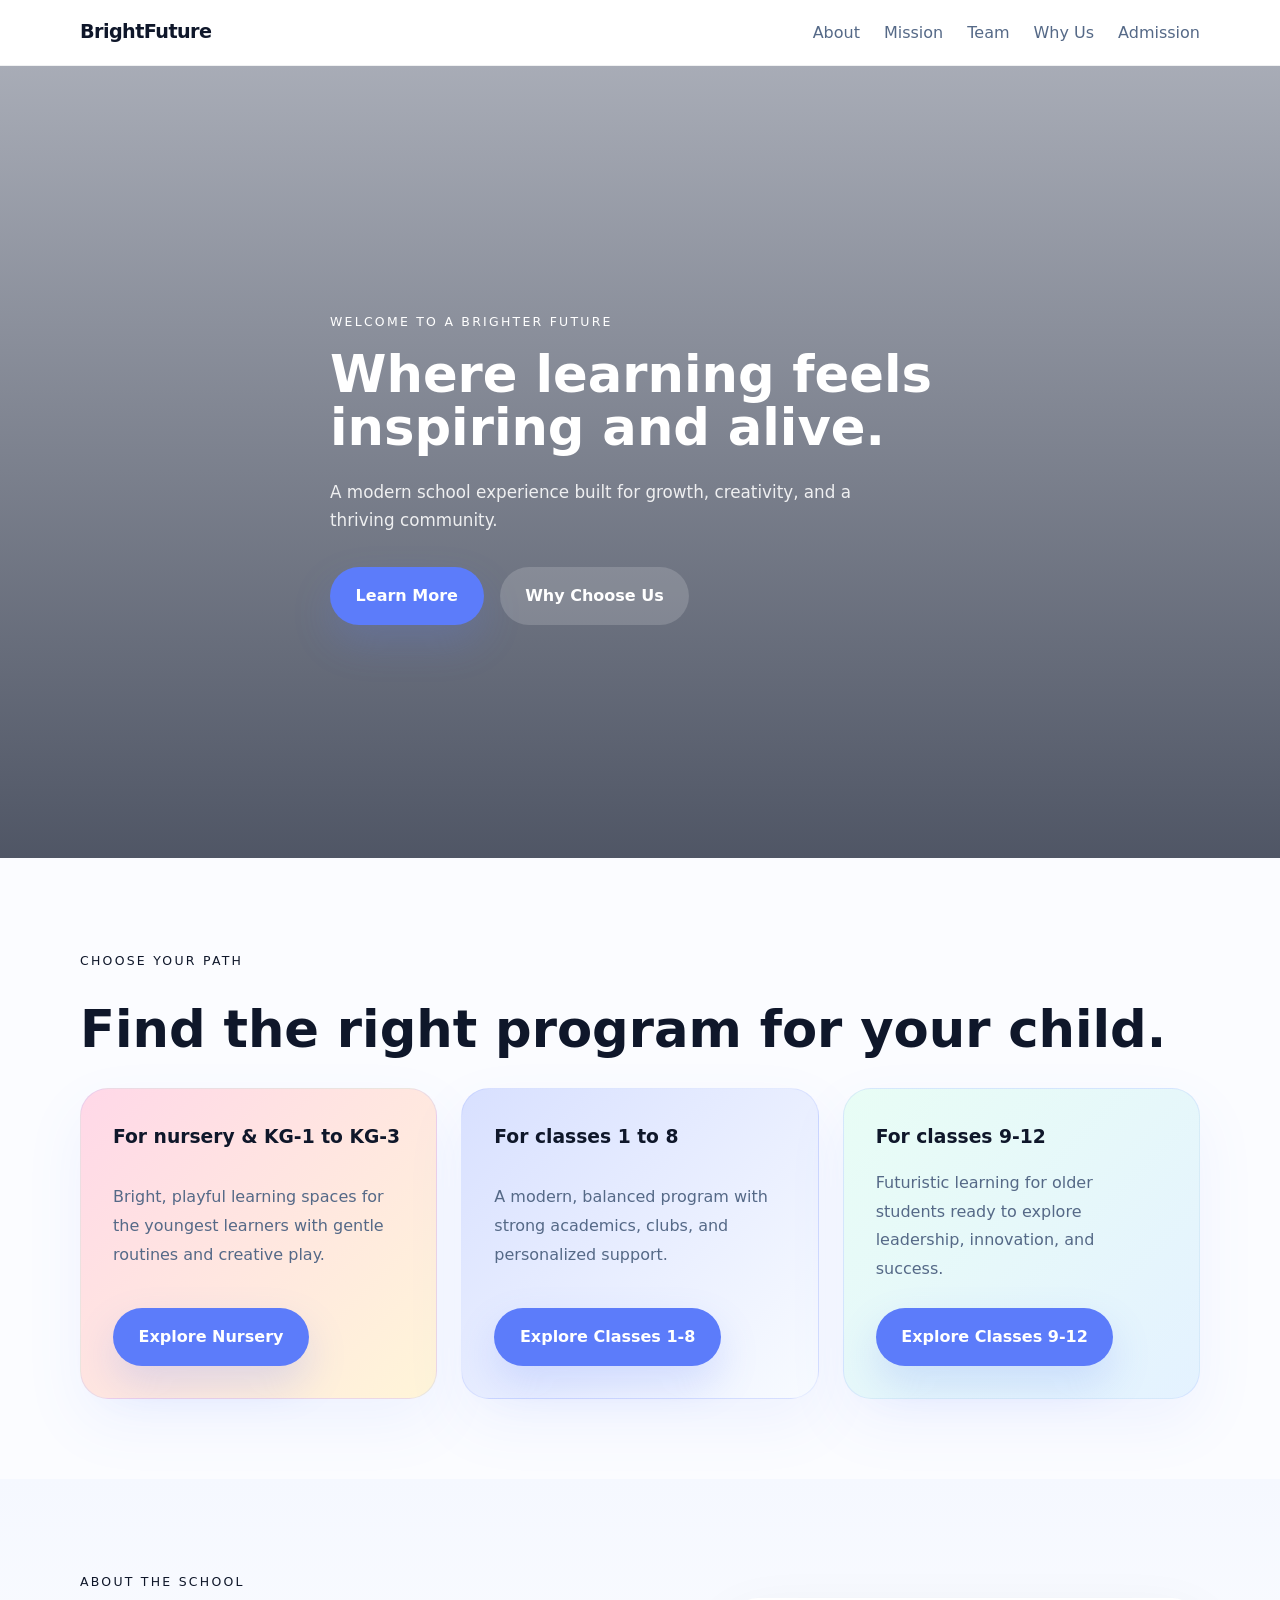
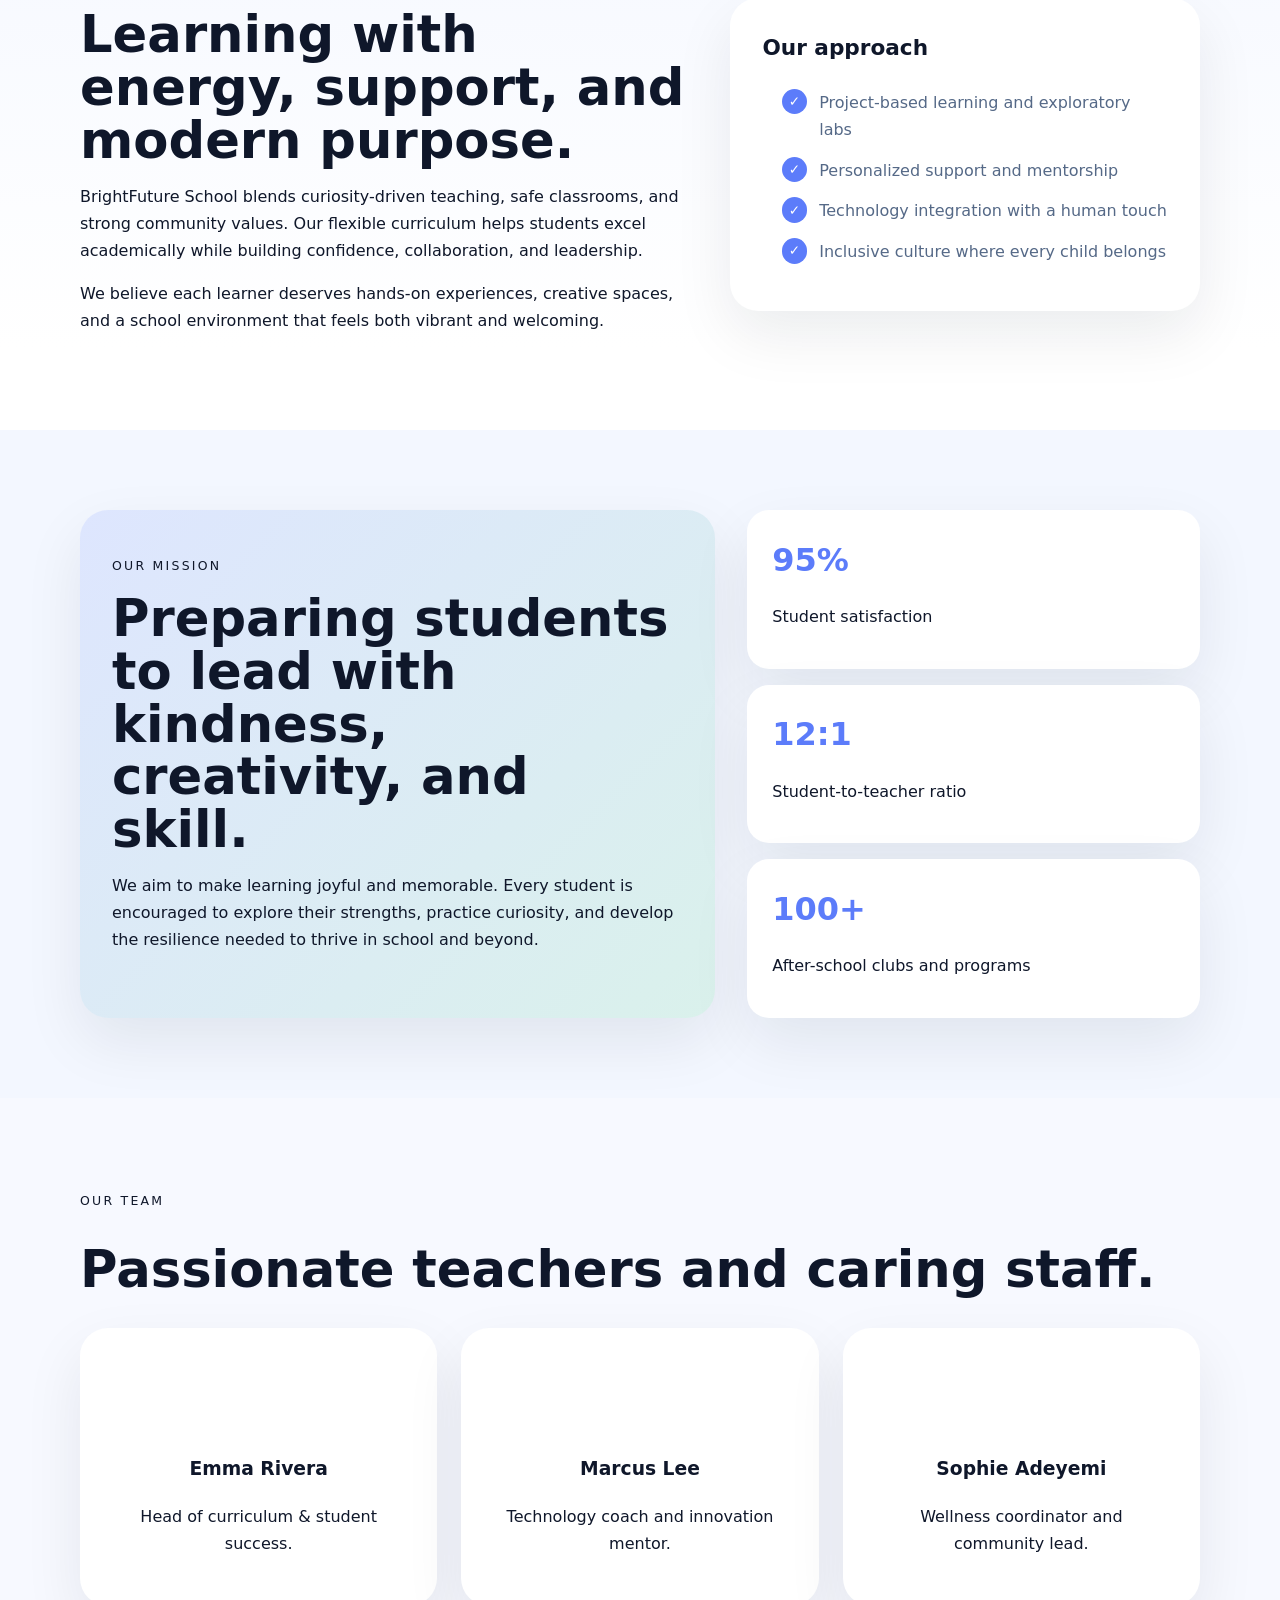
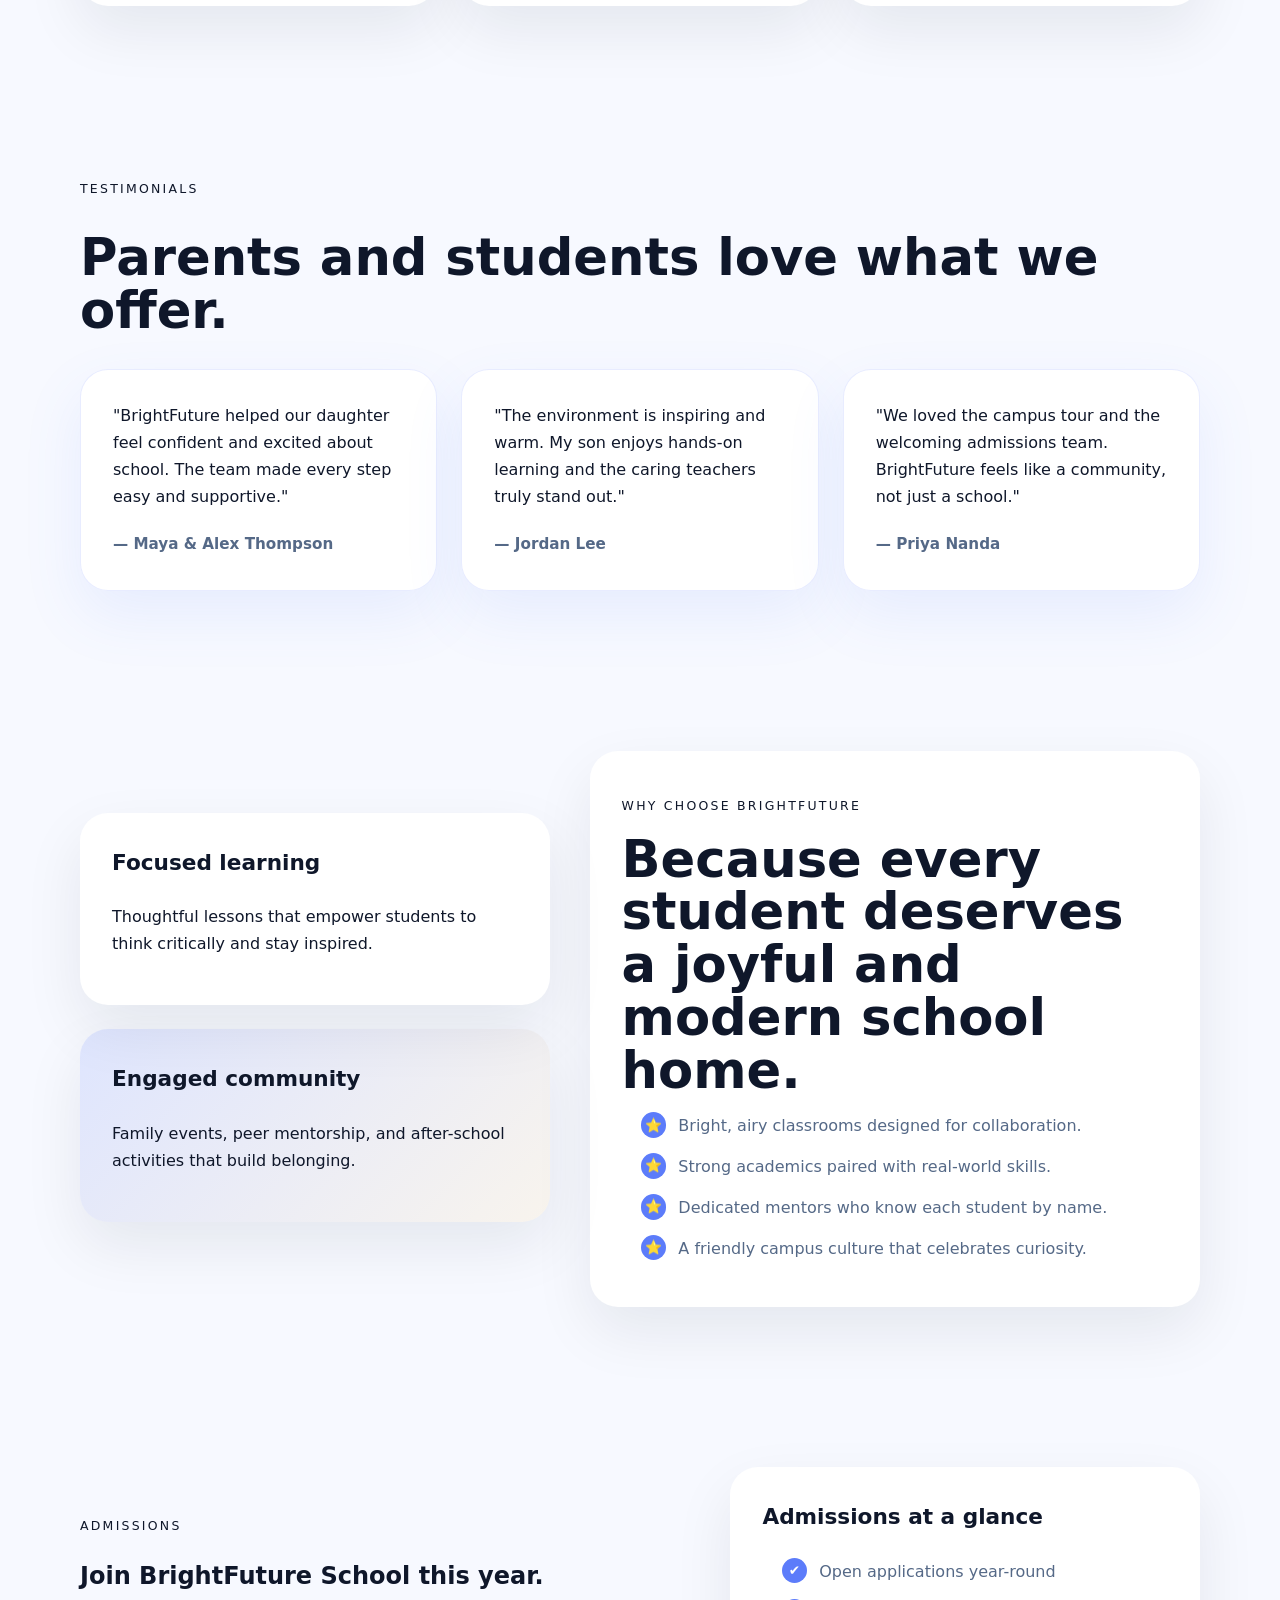
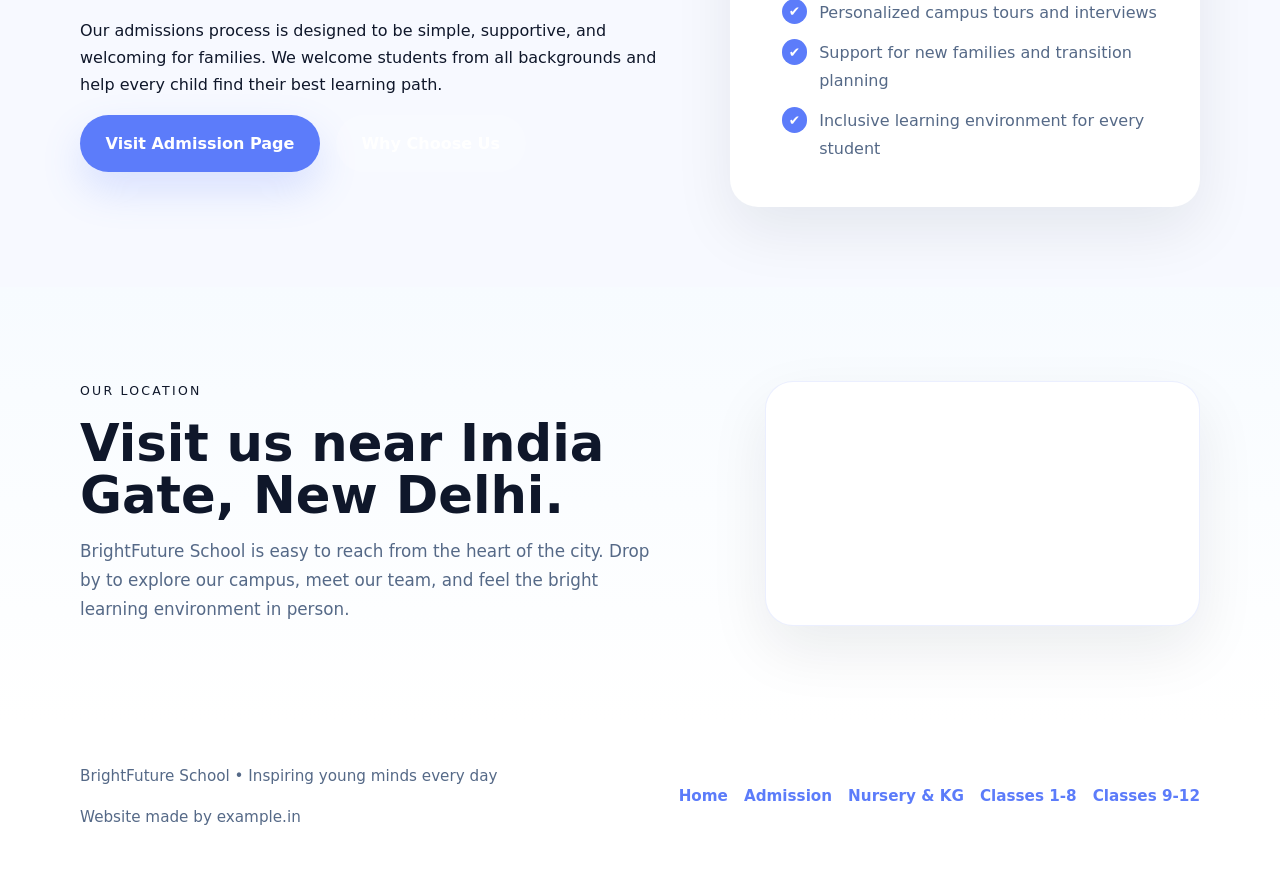
<file: demos/school-landing-page/index.html>
<!DOCTYPE html>
<html lang="en">
<head>
  <meta charset="UTF-8" />
  <meta name="viewport" content="width=device-width, initial-scale=1.0" />
  <title>BrightFuture School</title>
  <link rel="stylesheet" href="styles.css" />
  <link rel="icon" href="https://falconlab.in/icon.png">
</head>
<body>
  <header class="site-header">
    <div class="container header-inner">
      <a href="#home" class="brand">BrightFuture</a>
      <button class="nav-toggle" aria-label="Toggle navigation">
        <span></span>
        <span></span>
        <span></span>
      </button>
      <nav class="navbar" aria-label="Main navigation">
        <a href="#about">About</a>
        <a href="#mission">Mission</a>
        <a href="#team">Team</a>
        <a href="#choose">Why Us</a>
        <a href="#admission">Admission</a>
      </nav>
    </div>
  </header>

  <main>
    <section class="banner" id="home">
      <div class="banner-overlay"></div>
      <div class="container banner-content">
        <p class="eyebrow">Welcome to a brighter future</p>
        <h1>Where learning feels inspiring and alive.</h1>
        <p class="banner-copy">A modern school experience built for growth, creativity, and a thriving community.</p>
        <div class="banner-actions">
          <a href="#about" class="btn btn-primary">Learn More</a>
          <a href="#choose" class="btn btn-secondary">Why Choose Us</a>
        </div>
      </div>
      <div class="banner-carousel" aria-label="School photo gallery">
        <div class="slide" style="background-image: url('https://images.unsplash.com/photo-1503676260728-1c00da094a0b?auto=format&fit=crop&w=1200&q=80');"></div>
        <div class="slide active" style="background-image: url('https://images.unsplash.com/photo-1591123120675-6f7f1aae0e5b?auto=format&fit=crop&w=1200&q=80');"></div>
        <div class="slide" style="background-image: url('https://images.unsplash.com/photo-1524995997946-a1c2e315a42f?auto=format&fit=crop&w=1200&q=80');"></div>
      </div>
    </section>

    <section class="section overview-section" aria-label="School pathways">
      <div class="container">
        <div class="section-title">
          <p class="eyebrow">Choose your path</p>
          <h2>Find the right program for your child.</h2>
        </div>
        <div class="overview-grid">
          <article class="overview-card card-kids">
            <h3>For nursery & KG-1 to KG-3</h3>
            <p>Bright, playful learning spaces for the youngest learners with gentle routines and creative play.</p>
            <a href="nursery-kg.html" class="btn btn-primary">Explore Nursery</a>
          </article>
          <article class="overview-card card-primary">
            <h3>For classes 1 to 8</h3>
            <p>A modern, balanced program with strong academics, clubs, and personalized support.</p>
            <a href="classes-1-8.html" class="btn btn-primary">Explore Classes 1-8</a>
          </article>
          <article class="overview-card card-secondary">
            <h3>For classes 9-12</h3>
            <p>Futuristic learning for older students ready to explore leadership, innovation, and success.</p>
            <a href="classes-9-12.html" class="btn btn-primary">Explore Classes 9-12</a>
          </article>
        </div>
      </div>
    </section>

    <section class="section about-section" id="about">
      <div class="container split-grid">
        <div>
          <p class="eyebrow">About the school</p>
          <h2>Learning with energy, support, and modern purpose.</h2>
          <p>BrightFuture School blends curiosity-driven teaching, safe classrooms, and strong community values. Our flexible curriculum helps students excel academically while building confidence, collaboration, and leadership.</p>
          <p>We believe each learner deserves hands-on experiences, creative spaces, and a school environment that feels both vibrant and welcoming.</p>
        </div>
        <div class="info-card">
          <h3>Our approach</h3>
          <ul>
            <li><span class="item-icon">✓</span>Project-based learning and exploratory labs</li>
            <li><span class="item-icon">✓</span>Personalized support and mentorship</li>
            <li><span class="item-icon">✓</span>Technology integration with a human touch</li>
            <li><span class="item-icon">✓</span>Inclusive culture where every child belongs</li>
          </ul>
        </div>
      </div>
    </section>

    <section class="section mission-section" id="mission">
      <div class="container mission-grid">
        <div class="mission-card">
          <p class="eyebrow">Our mission</p>
          <h2>Preparing students to lead with kindness, creativity, and skill.</h2>
          <p>We aim to make learning joyful and memorable. Every student is encouraged to explore their strengths, practice curiosity, and develop the resilience needed to thrive in school and beyond.</p>
        </div>
        <div class="mission-stats">
          <div class="stat-item">
            <span>95%</span>
            <p>Student satisfaction</p>
          </div>
          <div class="stat-item">
            <span>12:1</span>
            <p>Student-to-teacher ratio</p>
          </div>
          <div class="stat-item">
            <span>100+</span>
            <p>After-school clubs and programs</p>
          </div>
        </div>
      </div>
    </section>

    <section class="section team-section" id="team">
      <div class="container">
        <div class="section-title">
          <p class="eyebrow">Our team</p>
          <h2>Passionate teachers and caring staff.</h2>
        </div>
        <div class="team-grid">
          <article class="team-card">
            <div class="avatar avatar-1"></div>
            <h3>Emma Rivera</h3>
            <p>Head of curriculum & student success.</p>
          </article>
          <article class="team-card">
            <div class="avatar avatar-2"></div>
            <h3>Marcus Lee</h3>
            <p>Technology coach and innovation mentor.</p>
          </article>
          <article class="team-card">
            <div class="avatar avatar-3"></div>
            <h3>Sophie Adeyemi</h3>
            <p>Wellness coordinator and community lead.</p>
          </article>
        </div>
      </div>
    </section>

    <section class="section testimonials-section" id="testimonials">
      <div class="container">
        <div class="section-title">
          <p class="eyebrow">Testimonials</p>
          <h2>Parents and students love what we offer.</h2>
        </div>
        <div class="testimonials-grid">
          <article class="testimonial-card">
            <p>"BrightFuture helped our daughter feel confident and excited about school. The team made every step easy and supportive."</p>
            <span>— Maya &amp; Alex Thompson</span>
          </article>
          <article class="testimonial-card">
            <p>"The environment is inspiring and warm. My son enjoys hands-on learning and the caring teachers truly stand out."</p>
            <span>— Jordan Lee</span>
          </article>
          <article class="testimonial-card">
            <p>"We loved the campus tour and the welcoming admissions team. BrightFuture feels like a community, not just a school."</p>
            <span>— Priya Nanda</span>
          </article>
        </div>
      </div>
    </section>

    <section class="section choose-section" id="choose">
      <div class="container split-grid reverse-grid">
        <div class="info-card">
          <p class="eyebrow">Why choose BrightFuture</p>
          <h2>Because every student deserves a joyful and modern school home.</h2>
          <ul>
            <li><span class="item-icon">⭐</span>Bright, airy classrooms designed for collaboration.</li>
            <li><span class="item-icon">⭐</span>Strong academics paired with real-world skills.</li>
            <li><span class="item-icon">⭐</span>Dedicated mentors who know each student by name.</li>
            <li><span class="item-icon">⭐</span>A friendly campus culture that celebrates curiosity.</li>
          </ul>
        </div>
        <div>
          <div class="feature-card">
            <h3>Focused learning</h3>
            <p>Thoughtful lessons that empower students to think critically and stay inspired.</p>
          </div>
          <div class="feature-card feature-emphasis">
            <h3>Engaged community</h3>
            <p>Family events, peer mentorship, and after-school activities that build belonging.</p>
          </div>
        </div>
      </div>
    </section>

    <section class="section admission-section" id="admission">
      <div class="container split-grid">
        <div>
          <p class="eyebrow">Admissions</p>
          <h2>Join BrightFuture School this year.</h2>
          <p>Our admissions process is designed to be simple, supportive, and welcoming for families. We welcome students from all backgrounds and help every child find their best learning path.</p>
          <div class="banner-actions">
            <a href="admission.html" class="btn btn-primary">Visit Admission Page</a>
            <a href="#choose" class="btn btn-secondary">Why Choose Us</a>
          </div>
        </div>
        <div class="info-card">
          <h3>Admissions at a glance</h3>
          <ul>
            <li><span class="item-icon">✔</span>Open applications year-round</li>
            <li><span class="item-icon">✔</span>Personalized campus tours and interviews</li>
            <li><span class="item-icon">✔</span>Support for new families and transition planning</li>
            <li><span class="item-icon">✔</span>Inclusive learning environment for every student</li>
          </ul>
        </div>
      </div>
    </section>

    <section class="section location-section" id="location">
      <div class="container location-grid">
        <div class="location-copy">
          <p class="eyebrow">Our location</p>
          <h2>Visit us near India Gate, New Delhi.</h2>
          <p class="location-text">BrightFuture School is easy to reach from the heart of the city. Drop by to explore our campus, meet our team, and feel the bright learning environment in person.</p>
        </div>
        <div class="map-card">
          <div class="map-frame">
            <iframe
              src="https://www.google.com/maps/embed?pb=!1m18!1m12!1m3!1d3509.6819908647574!2d77.2302757152309!3d28.612912282425366!2m3!1f0!2f0!3f0!3m2!1i1024!2i768!4f13.1!3m3!1m2!1s0x390ce3f7981093b7%3A0x59d40f5e9e0bdc56!2sIndia%20Gate!5e0!3m2!1sen!2sin!4v1700000000000!5m2!1sen!2sin"
              loading="lazy"
              referrerpolicy="no-referrer-when-downgrade"
              aria-label="Google map showing India Gate, New Delhi"
            ></iframe>
          </div>
        </div>
      </div>
    </section>
  </main>

  <footer class="site-footer">
    <div class="container footer-inner">
      <div>
        <p>BrightFuture School • Inspiring young minds every day</p>
        <p>Website made by example.in</p>
      </div>
      <div class="footer-links">
        <a href="index.html">Home</a>
        <a href="admission.html">Admission</a>
        <a href="nursery-kg.html">Nursery & KG</a>
        <a href="classes-1-8.html">Classes 1-8</a>
        <a href="classes-9-12.html">Classes 9-12</a>
      </div>
    </div>
  </footer>

  <script src="script.js"></script>
</body>
</html>
</file>
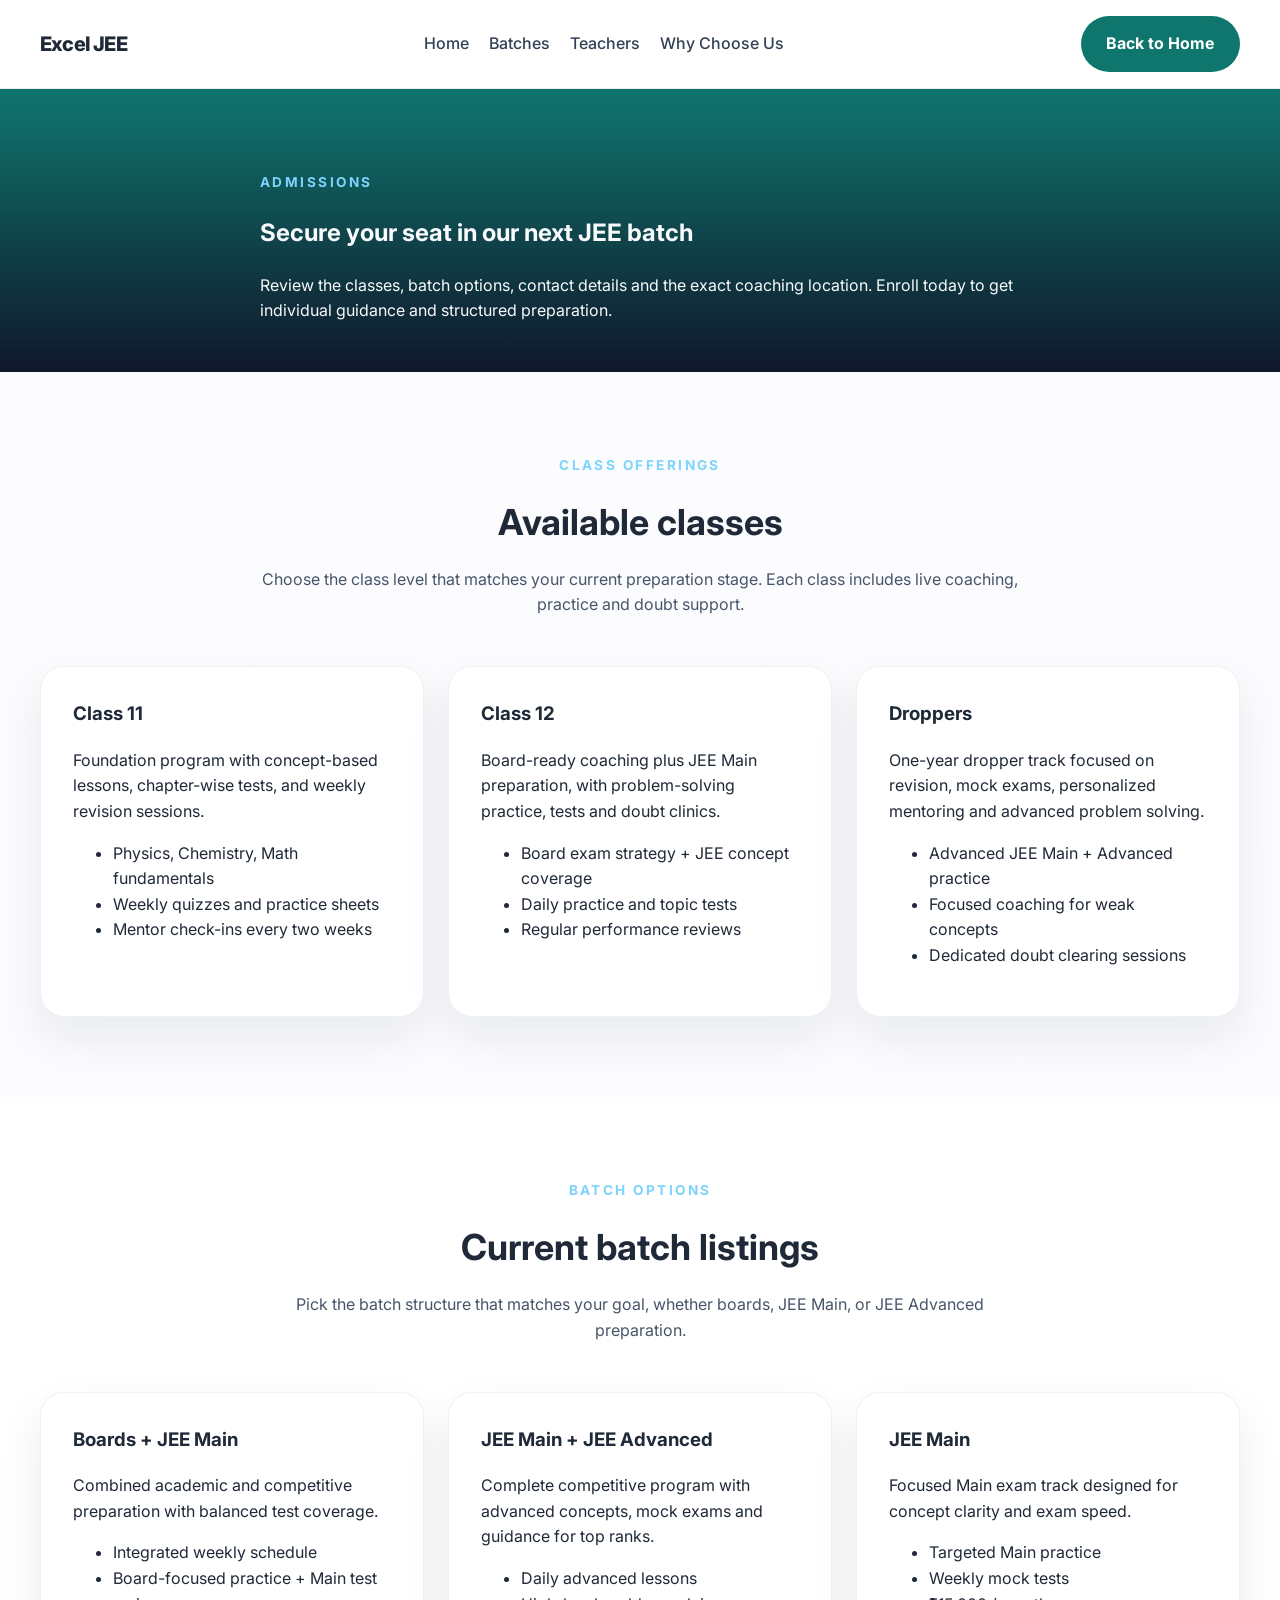
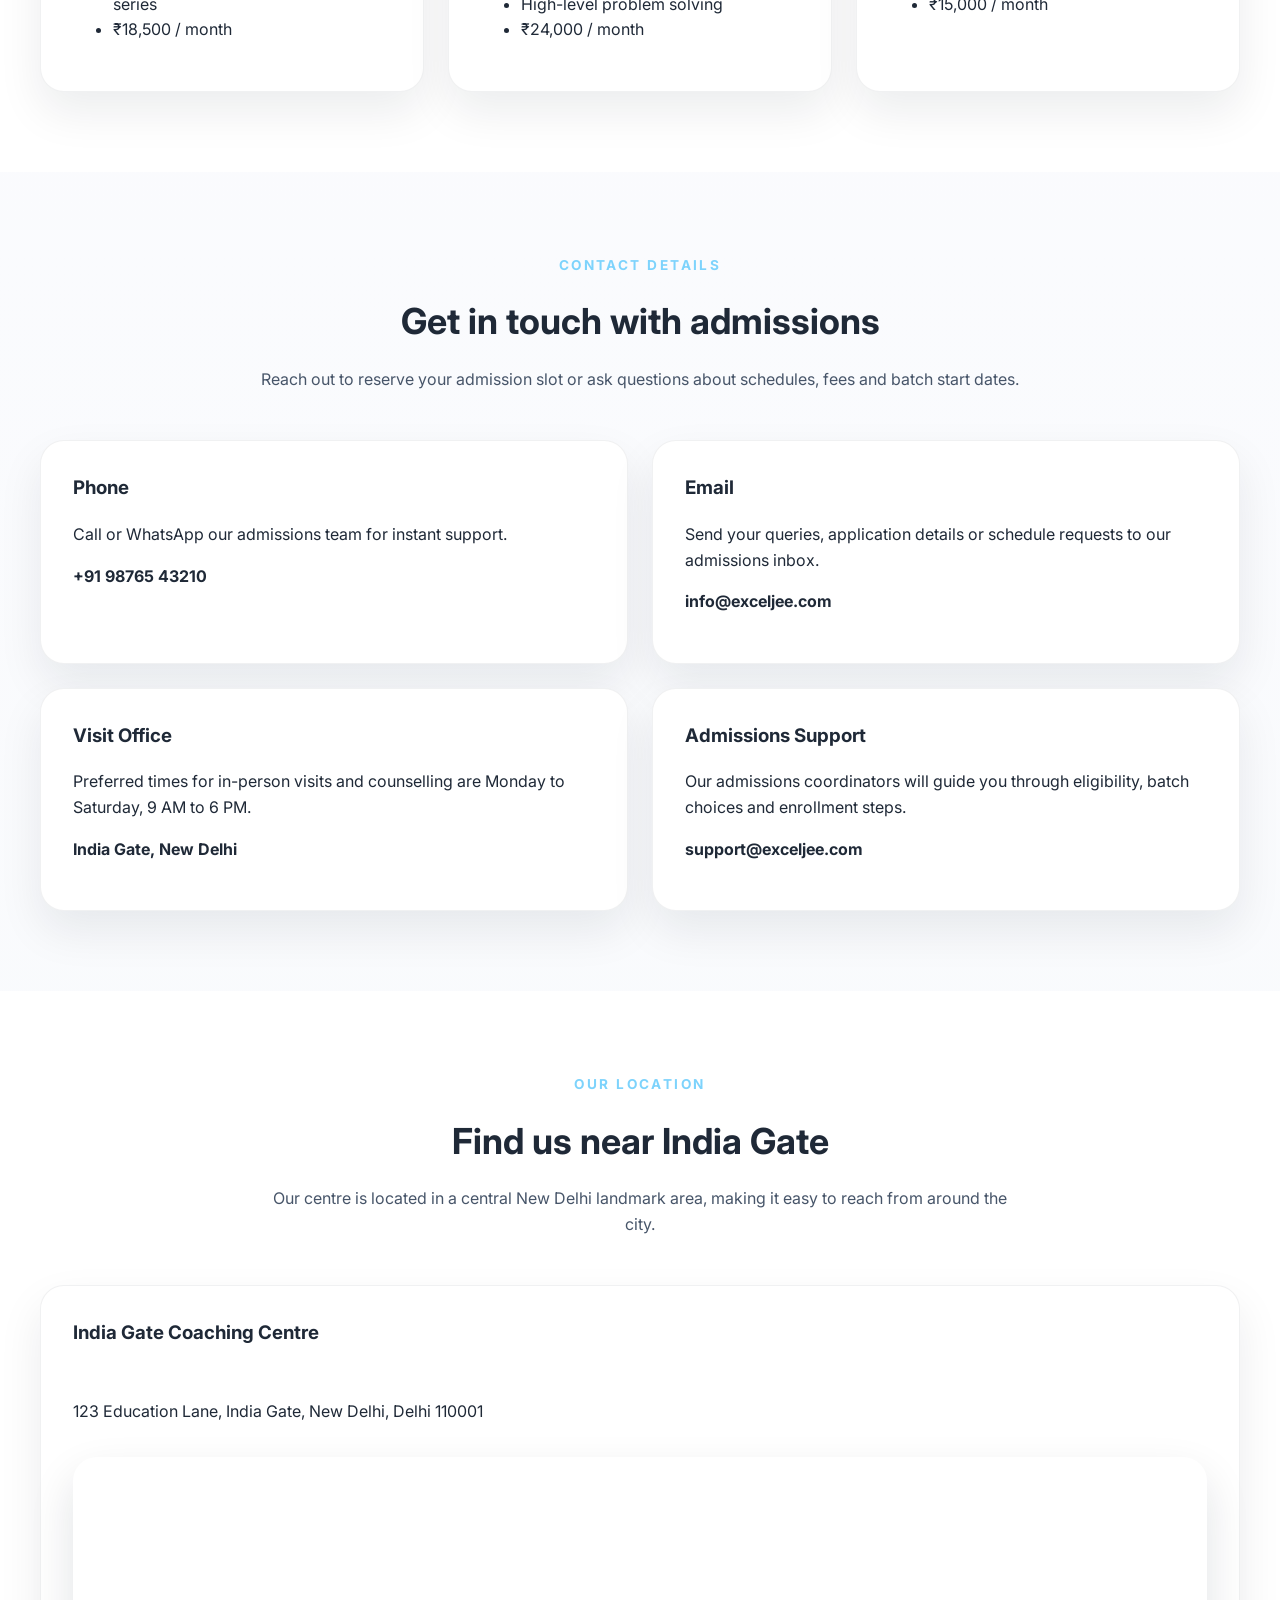
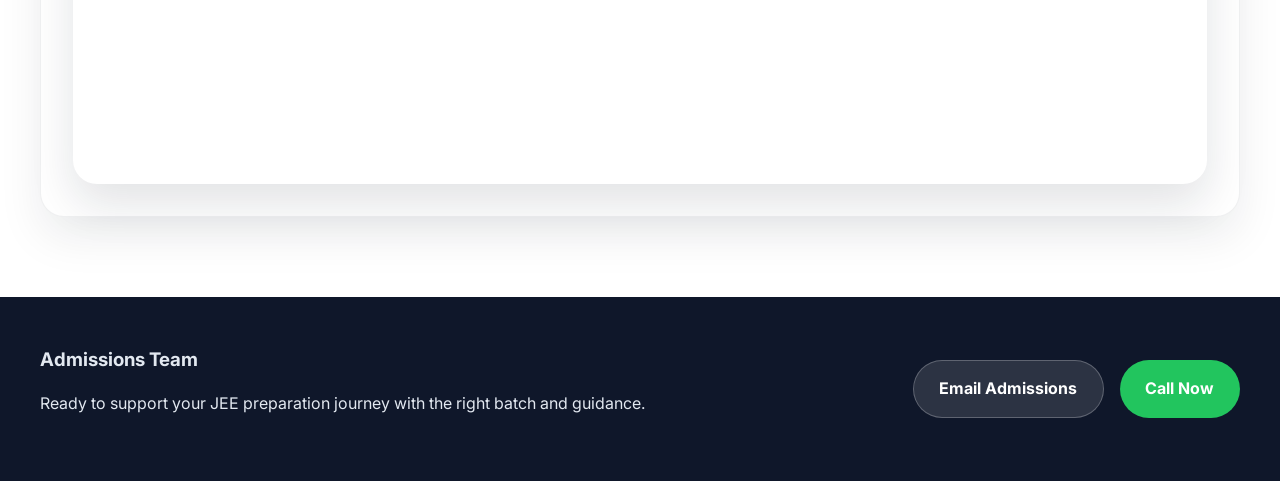
<file: demos/coaching-landing-page/admissions.html>
<!DOCTYPE html>
<html lang="en">
<head>
  <meta charset="UTF-8" />
  <meta name="viewport" content="width=device-width, initial-scale=1.0" />
  <title>Admissions | Excel JEE Coaching</title>
  <link rel="preconnect" href="https://fonts.googleapis.com" />
  <link rel="preconnect" href="https://fonts.gstatic.com" crossorigin />
  <link href="https://fonts.googleapis.com/css2?family=Inter:wght@400;500;600;700;800&display=swap" rel="stylesheet" />
  <link rel="stylesheet" href="styles.css" />
</head>
<body>
  <header class="site-header">
    <div class="container header-inner">
      <a href="index.html" class="brand">Excel JEE</a>
      <nav class="nav">
        <a href="index.html">Home</a>
        <a href="index.html#batches">Batches</a>
        <a href="index.html#teachers">Teachers</a>
        <a href="index.html#why">Why Choose Us</a>
      </nav>
      <a href="index.html" class="btn btn-primary">Back to Home</a>
    </div>
  </header>

  <main>
    <section class="section admissions-hero">
      <div class="container">
        <div class="section-header" style="text-align:left; max-width:760px; margin:0 auto;">
          <span class="eyebrow">Admissions</span>
          <h1>Secure your seat in our next JEE batch</h1>
          <p>Review the classes, batch options, contact details and the exact coaching location. Enroll today to get individual guidance and structured preparation.</p>
        </div>
      </div>
    </section>

    <section class="section" id="classes">
      <div class="container">
        <div class="section-header">
          <span class="eyebrow">Class Offerings</span>
          <h2>Available classes</h2>
          <p>Choose the class level that matches your current preparation stage. Each class includes live coaching, practice and doubt support.</p>
        </div>
        <div class="info-grid">
          <article class="contact-card">
            <h3>Class 11</h3>
            <p>Foundation program with concept-based lessons, chapter-wise tests, and weekly revision sessions.</p>
            <ul>
              <li>Physics, Chemistry, Math fundamentals</li>
              <li>Weekly quizzes and practice sheets</li>
              <li>Mentor check-ins every two weeks</li>
            </ul>
          </article>
          <article class="contact-card">
            <h3>Class 12</h3>
            <p>Board-ready coaching plus JEE Main preparation, with problem-solving practice, tests and doubt clinics.</p>
            <ul>
              <li>Board exam strategy + JEE concept coverage</li>
              <li>Daily practice and topic tests</li>
              <li>Regular performance reviews</li>
            </ul>
          </article>
          <article class="contact-card">
            <h3>Droppers</h3>
            <p>One-year dropper track focused on revision, mock exams, personalized mentoring and advanced problem solving.</p>
            <ul>
              <li>Advanced JEE Main + Advanced practice</li>
              <li>Focused coaching for weak concepts</li>
              <li>Dedicated doubt clearing sessions</li>
            </ul>
          </article>
        </div>
      </div>
    </section>

    <section class="section section-alt" id="batches">
      <div class="container">
        <div class="section-header">
          <span class="eyebrow">Batch Options</span>
          <h2>Current batch listings</h2>
          <p>Pick the batch structure that matches your goal, whether boards, JEE Main, or JEE Advanced preparation.</p>
        </div>
        <div class="plan-grid">
          <article class="batch-card">
            <h3>Boards + JEE Main</h3>
            <p>Combined academic and competitive preparation with balanced test coverage.</p>
            <ul>
              <li>Integrated weekly schedule</li>
              <li>Board-focused practice + Main test series</li>
              <li>₹18,500 / month</li>
            </ul>
          </article>
          <article class="batch-card highlighted">
            <h3>JEE Main + JEE Advanced</h3>
            <p>Complete competitive program with advanced concepts, mock exams and guidance for top ranks.</p>
            <ul>
              <li>Daily advanced lessons</li>
              <li>High-level problem solving</li>
              <li>₹24,000 / month</li>
            </ul>
          </article>
          <article class="batch-card">
            <h3>JEE Main</h3>
            <p>Focused Main exam track designed for concept clarity and exam speed.</p>
            <ul>
              <li>Targeted Main practice</li>
              <li>Weekly mock tests</li>
              <li>₹15,000 / month</li>
            </ul>
          </article>
        </div>
      </div>
    </section>

    <section class="section" id="contact-details">
      <div class="container">
        <div class="section-header">
          <span class="eyebrow">Contact Details</span>
          <h2>Get in touch with admissions</h2>
          <p>Reach out to reserve your admission slot or ask questions about schedules, fees and batch start dates.</p>
        </div>
        <div class="contact-grid">
          <article class="contact-card">
            <h3>Phone</h3>
            <p>Call or WhatsApp our admissions team for instant support.</p>
            <p><strong>+91 98765 43210</strong></p>
          </article>
          <article class="contact-card">
            <h3>Email</h3>
            <p>Send your queries, application details or schedule requests to our admissions inbox.</p>
            <p><strong>info@exceljee.com</strong></p>
          </article>
          <article class="contact-card">
            <h3>Visit Office</h3>
            <p>Preferred times for in-person visits and counselling are Monday to Saturday, 9 AM to 6 PM.</p>
            <p><strong>India Gate, New Delhi</strong></p>
          </article>
          <article class="contact-card">
            <h3>Admissions Support</h3>
            <p>Our admissions coordinators will guide you through eligibility, batch choices and enrollment steps.</p>
            <p><strong>support@exceljee.com</strong></p>
          </article>
        </div>
      </div>
    </section>

    <section class="section section-alt" id="location">
      <div class="container">
        <div class="section-header">
          <span class="eyebrow">Our Location</span>
          <h2>Find us near India Gate</h2>
          <p>Our centre is located in a central New Delhi landmark area, making it easy to reach from around the city.</p>
        </div>
        <div class="location-card">
          <h3>India Gate Coaching Centre</h3>
          <p>123 Education Lane, India Gate, New Delhi, Delhi 110001</p>
          <div class="map-container">
            <iframe
              src="https://www.google.com/maps/embed?pb=!1m18!1m12!1m3!1d14063.29409047598!2d77.22421975!3d28.6129129!2m3!1f0!2f0!3f0!3m2!1i1024!2i768!4f13.1!3m3!1m2!1s0x390ce3b4b42a26a9%3A0xbff7eaefee3e5583!2sIndia%20Gate!5e0!3m2!1sen!2sin!4v1716000000000!5m2!1sen!2sin"
              allowfullscreen=""
              loading="lazy"
              referrerpolicy="no-referrer-when-downgrade"
            ></iframe>
          </div>
        </div>
      </div>
    </section>
  </main>

  <footer class="site-footer">
    <div class="container footer-inner">
      <div>
        <h3>Admissions Team</h3>
        <p>Ready to support your JEE preparation journey with the right batch and guidance.</p>
      </div>
      <div class="footer-actions">
        <a href="mailto:info@exceljee.com" class="btn btn-secondary">Email Admissions</a>
        <a href="tel:+919876543210" class="btn btn-primary">Call Now</a>
      </div>
    </div>
  </footer>
</body>
</html>
</file>
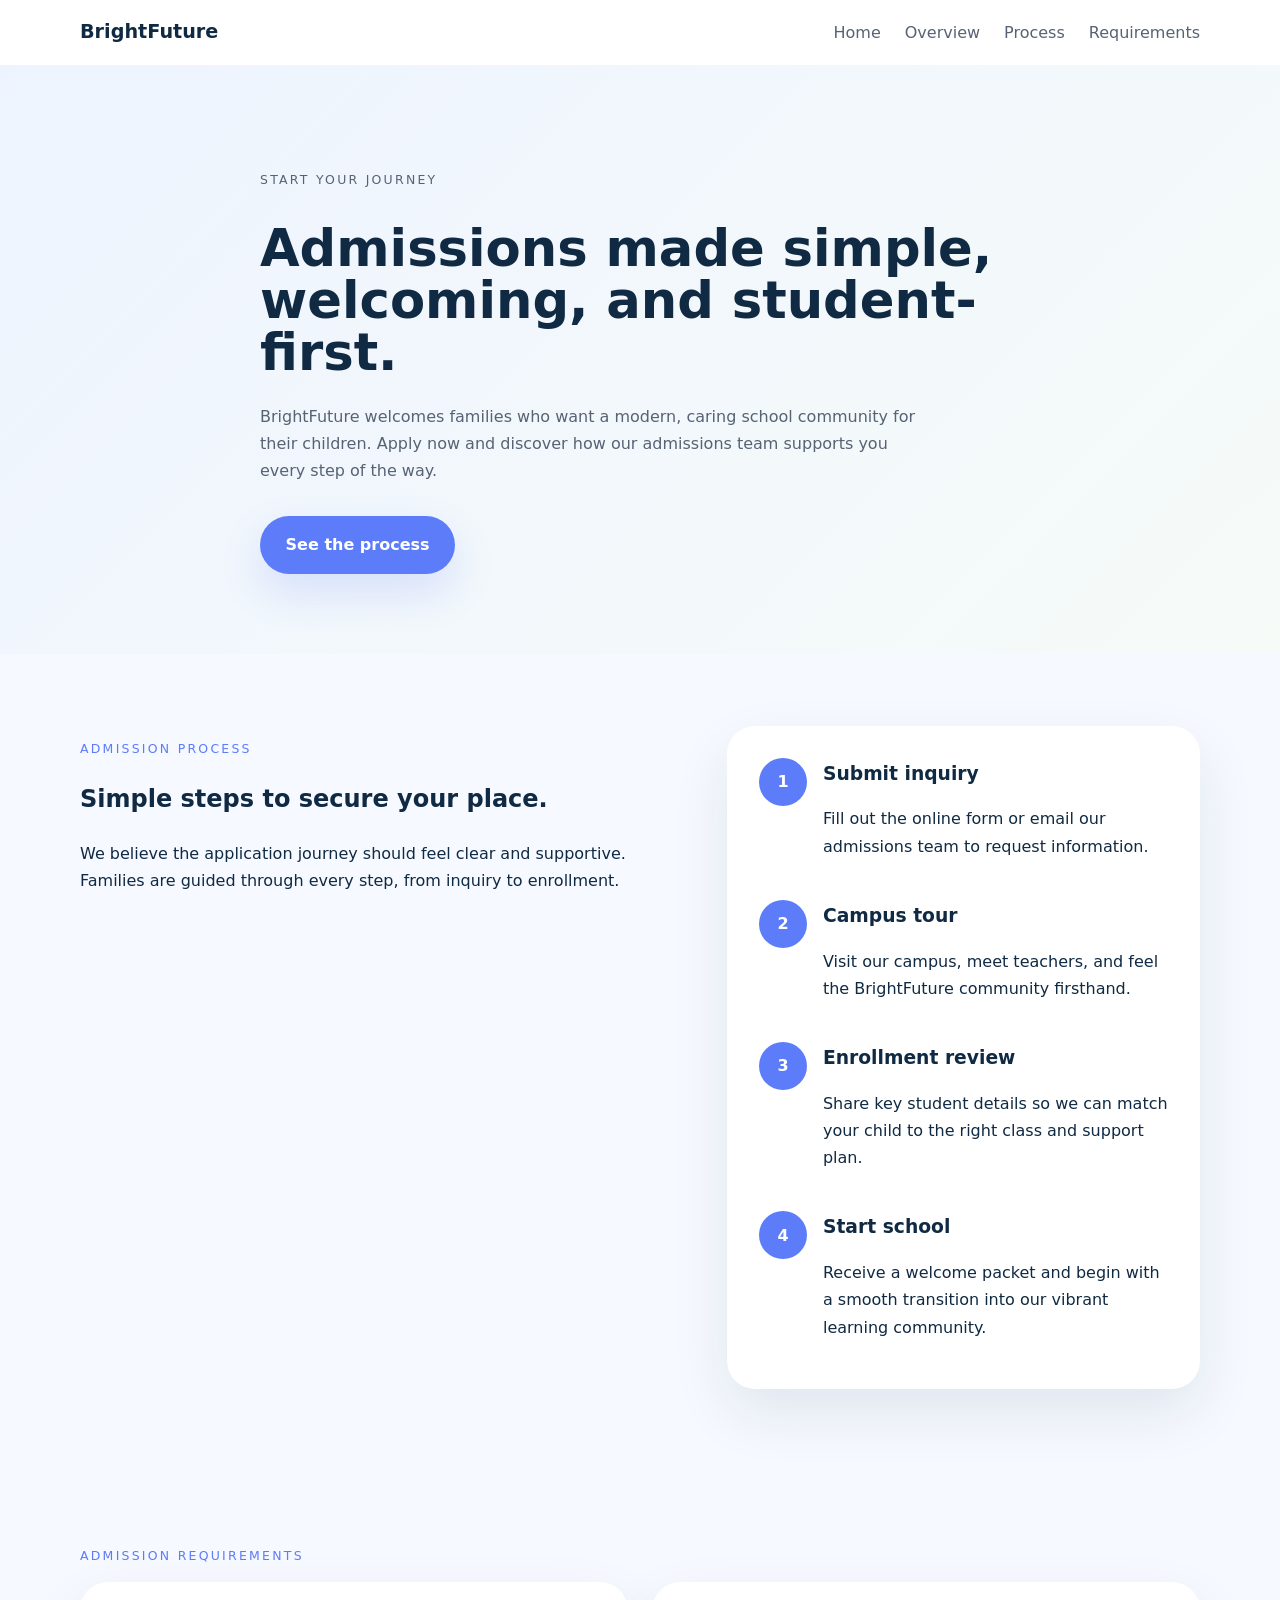
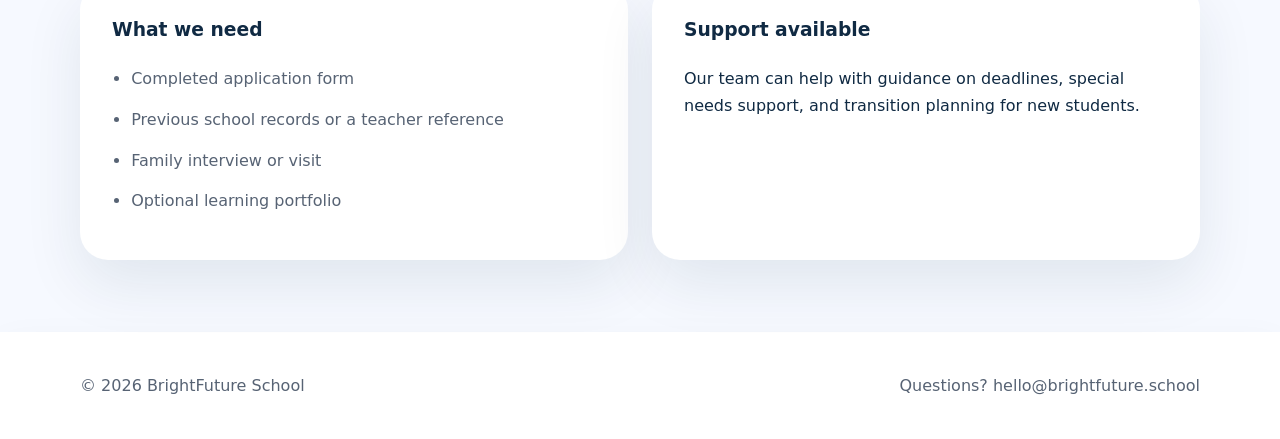
<file: demos/school-landing-page/admission.html>
<!DOCTYPE html>
<html lang="en">
<head>
  <meta charset="UTF-8" />
  <meta name="viewport" content="width=device-width, initial-scale=1.0" />
  <title>Admissions | BrightFuture School</title>
  <link rel="stylesheet" href="admission.css" />
</head>
<body>
  <header class="admission-header">
    <div class="container header-inner">
      <a href="index.html" class="brand">BrightFuture</a>
      <nav class="admission-nav">
        <a href="index.html">Home</a>
        <a href="#overview">Overview</a>
        <a href="#process">Process</a>
        <a href="#requirements">Requirements</a>
      </nav>
    </div>
  </header>

  <main>
    <section class="admission-hero" id="overview">
      <div class="container hero-content">
        <p class="eyebrow">Start your journey</p>
        <h1>Admissions made simple, welcoming, and student-first.</h1>
        <p>BrightFuture welcomes families who want a modern, caring school community for their children. Apply now and discover how our admissions team supports you every step of the way.</p>
        <a href="#process" class="btn btn-primary">See the process</a>
      </div>
    </section>

    <section class="section admission-info" id="process">
      <div class="container split-grid">
        <div>
          <p class="eyebrow">Admission process</p>
          <h2>Simple steps to secure your place.</h2>
          <p>We believe the application journey should feel clear and supportive. Families are guided through every step, from inquiry to enrollment.</p>
        </div>
        <div class="steps-card">
          <div class="step">
            <span>1</span>
            <div>
              <h3>Submit inquiry</h3>
              <p>Fill out the online form or email our admissions team to request information.</p>
            </div>
          </div>
          <div class="step">
            <span>2</span>
            <div>
              <h3>Campus tour</h3>
              <p>Visit our campus, meet teachers, and feel the BrightFuture community firsthand.</p>
            </div>
          </div>
          <div class="step">
            <span>3</span>
            <div>
              <h3>Enrollment review</h3>
              <p>Share key student details so we can match your child to the right class and support plan.</p>
            </div>
          </div>
          <div class="step">
            <span>4</span>
            <div>
              <h3>Start school</h3>
              <p>Receive a welcome packet and begin with a smooth transition into our vibrant learning community.</p>
            </div>
          </div>
        </div>
      </div>
    </section>

    <section class="section admission-requirements" id="requirements">
      <div class="container">
        <p class="eyebrow">Admission requirements</p>
        <div class="admission-grid">
          <div class="info-card">
            <h3>What we need</h3>
            <ul>
              <li>Completed application form</li>
              <li>Previous school records or a teacher reference</li>
              <li>Family interview or visit</li>
              <li>Optional learning portfolio</li>
            </ul>
          </div>
          <div class="info-card">
            <h3>Support available</h3>
            <p>Our team can help with guidance on deadlines, special needs support, and transition planning for new students.</p>
          </div>
        </div>
      </div>
    </section>
  </main>

  <footer class="admission-footer">
    <div class="container footer-inner">
      <p>&copy; 2026 BrightFuture School</p>
      <p>Questions? hello@brightfuture.school</p>
    </div>
  </footer>
</body>
</html>
</file>
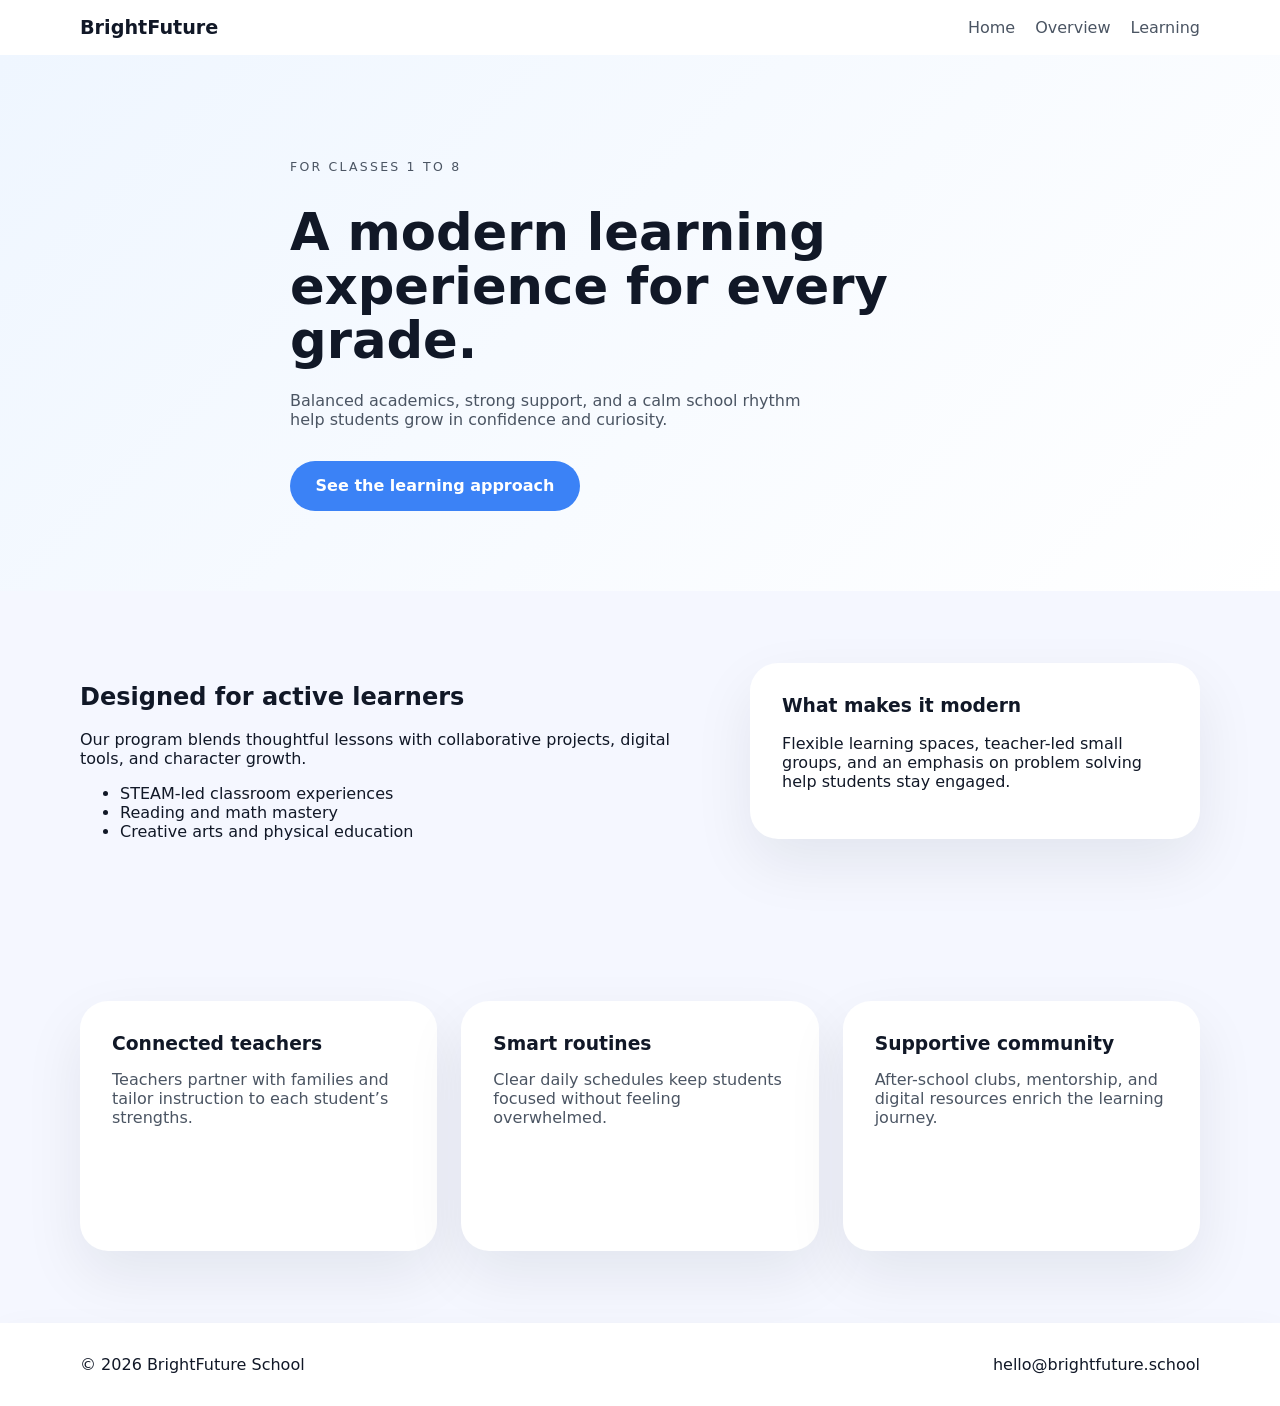
<file: demos/school-landing-page/classes-1-8.html>
<!DOCTYPE html>
<html lang="en">
<head>
  <meta charset="UTF-8" />
  <meta name="viewport" content="width=device-width, initial-scale=1.0" />
  <title>Classes 1-8 | BrightFuture School</title>
  <link rel="stylesheet" href="classes-1-8.css" />
</head>
<body>
  <header class="page-header">
    <div class="container header-inner">
      <a href="index.html" class="brand">BrightFuture</a>
      <nav class="page-nav">
        <a href="index.html">Home</a>
        <a href="#overview">Overview</a>
        <a href="#learning">Learning</a>
      </nav>
    </div>
  </header>

  <main>
    <section class="hero-section" id="overview">
      <div class="container hero-content">
        <p class="eyebrow">For classes 1 to 8</p>
        <h1>A modern learning experience for every grade.</h1>
        <p>Balanced academics, strong support, and a calm school rhythm help students grow in confidence and curiosity.</p>
        <a href="#learning" class="btn btn-primary">See the learning approach</a>
      </div>
    </section>

    <section class="section program-section" id="learning">
      <div class="container split-grid">
        <div>
          <h2>Designed for active learners</h2>
          <p>Our program blends thoughtful lessons with collaborative projects, digital tools, and character growth.</p>
          <ul>
            <li>STEAM-led classroom experiences</li>
            <li>Reading and math mastery</li>
            <li>Creative arts and physical education</li>
          </ul>
        </div>
        <div class="info-card">
          <h3>What makes it modern</h3>
          <p>Flexible learning spaces, teacher-led small groups, and an emphasis on problem solving help students stay engaged.</p>
        </div>
      </div>
    </section>

    <section class="section student-section">
      <div class="container cards-grid">
        <article class="feature-card">
          <h3>Connected teachers</h3>
          <p>Teachers partner with families and tailor instruction to each student’s strengths.</p>
        </article>
        <article class="feature-card">
          <h3>Smart routines</h3>
          <p>Clear daily schedules keep students focused without feeling overwhelmed.</p>
        </article>
        <article class="feature-card">
          <h3>Supportive community</h3>
          <p>After-school clubs, mentorship, and digital resources enrich the learning journey.</p>
        </article>
      </div>
    </section>
  </main>

  <footer class="page-footer">
    <div class="container footer-inner">
      <p>&copy; 2026 BrightFuture School</p>
      <p>hello@brightfuture.school</p>
    </div>
  </footer>
</body>
</html>
</file>
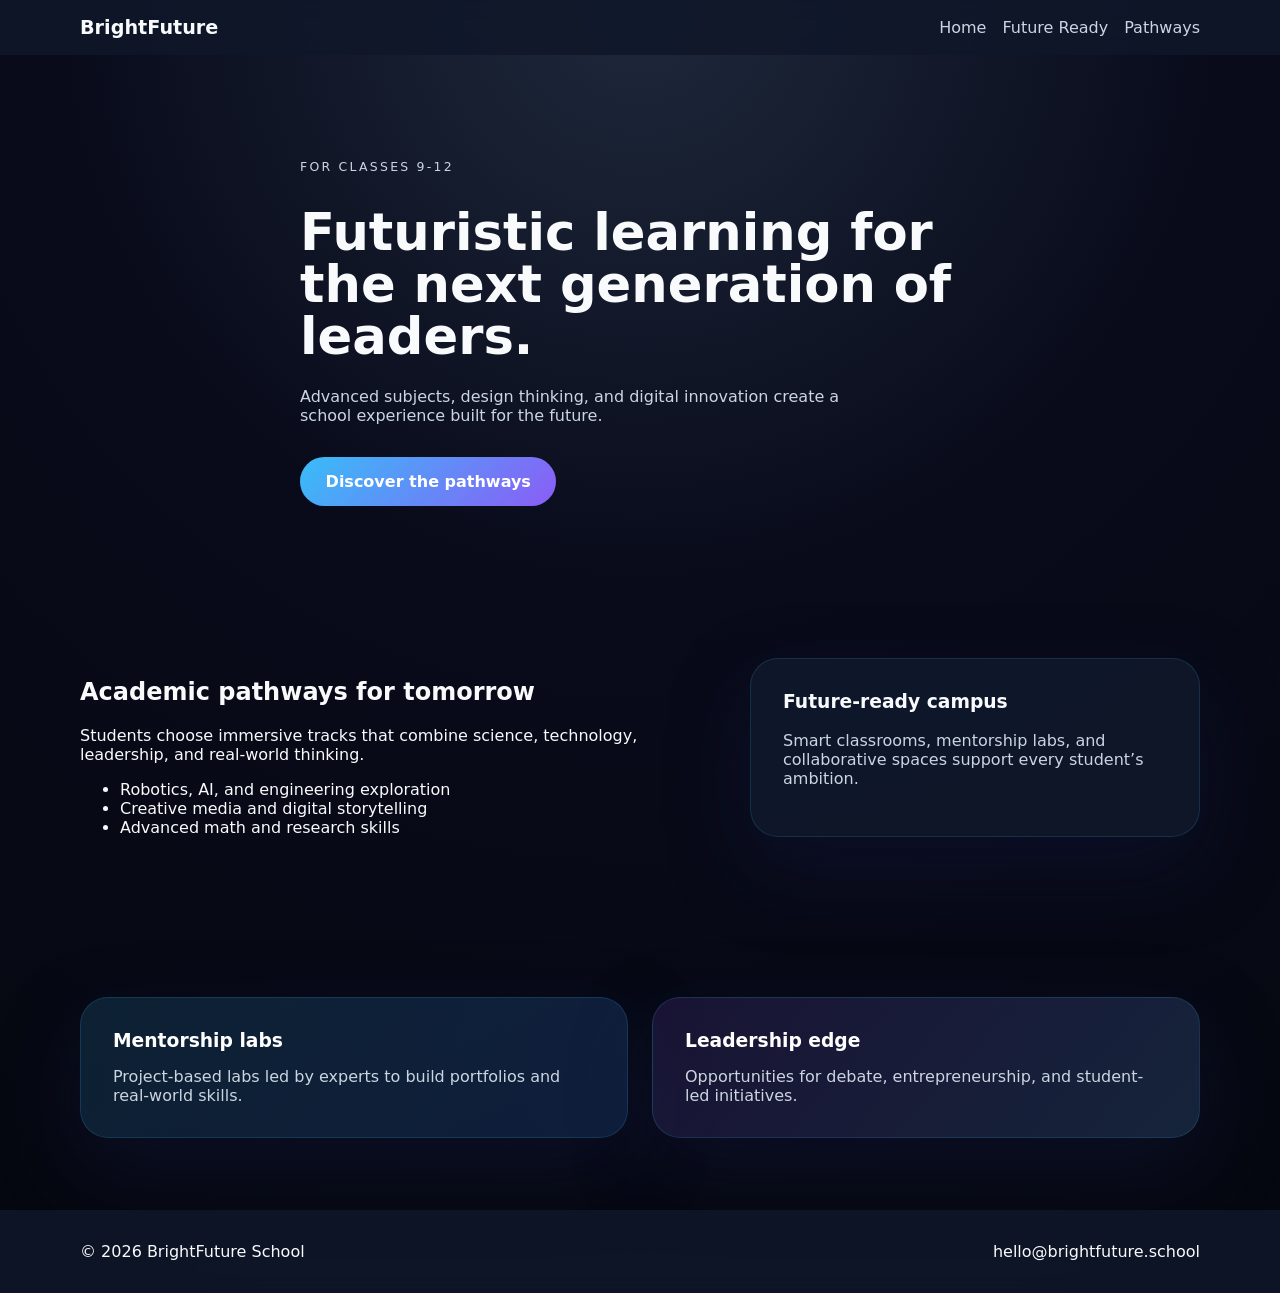
<file: demos/school-landing-page/classes-9-12.html>
<!DOCTYPE html>
<html lang="en">
<head>
  <meta charset="UTF-8" />
  <meta name="viewport" content="width=device-width, initial-scale=1.0" />
  <title>Classes 9-12 | BrightFuture School</title>
  <link rel="stylesheet" href="classes-9-12.css" />
</head>
<body>
  <header class="page-header">
    <div class="container header-inner">
      <a href="index.html" class="brand">BrightFuture</a>
      <nav class="page-nav">
        <a href="index.html">Home</a>
        <a href="#future">Future Ready</a>
        <a href="#pathways">Pathways</a>
      </nav>
    </div>
  </header>

  <main>
    <section class="hero-section" id="future">
      <div class="container hero-content">
        <p class="eyebrow">For classes 9-12</p>
        <h1>Futuristic learning for the next generation of leaders.</h1>
        <p>Advanced subjects, design thinking, and digital innovation create a school experience built for the future.</p>
        <a href="#pathways" class="btn btn-primary">Discover the pathways</a>
      </div>
    </section>

    <section class="section pathways-section" id="pathways">
      <div class="container split-grid">
        <div>
          <h2>Academic pathways for tomorrow</h2>
          <p>Students choose immersive tracks that combine science, technology, leadership, and real-world thinking.</p>
          <ul>
            <li>Robotics, AI, and engineering exploration</li>
            <li>Creative media and digital storytelling</li>
            <li>Advanced math and research skills</li>
          </ul>
        </div>
        <div class="info-card">
          <h3>Future-ready campus</h3>
          <p>Smart classrooms, mentorship labs, and collaborative spaces support every student’s ambition.</p>
        </div>
      </div>
    </section>

    <section class="section highlight-section">
      <div class="container highlight-grid">
        <article class="feature-card glow">
          <h3>Mentorship labs</h3>
          <p>Project-based labs led by experts to build portfolios and real-world skills.</p>
        </article>
        <article class="feature-card glow-alt">
          <h3>Leadership edge</h3>
          <p>Opportunities for debate, entrepreneurship, and student-led initiatives.</p>
        </article>
      </div>
    </section>
  </main>

  <footer class="page-footer">
    <div class="container footer-inner">
      <p>&copy; 2026 BrightFuture School</p>
      <p>hello@brightfuture.school</p>
    </div>
  </footer>
</body>
</html>
</file>
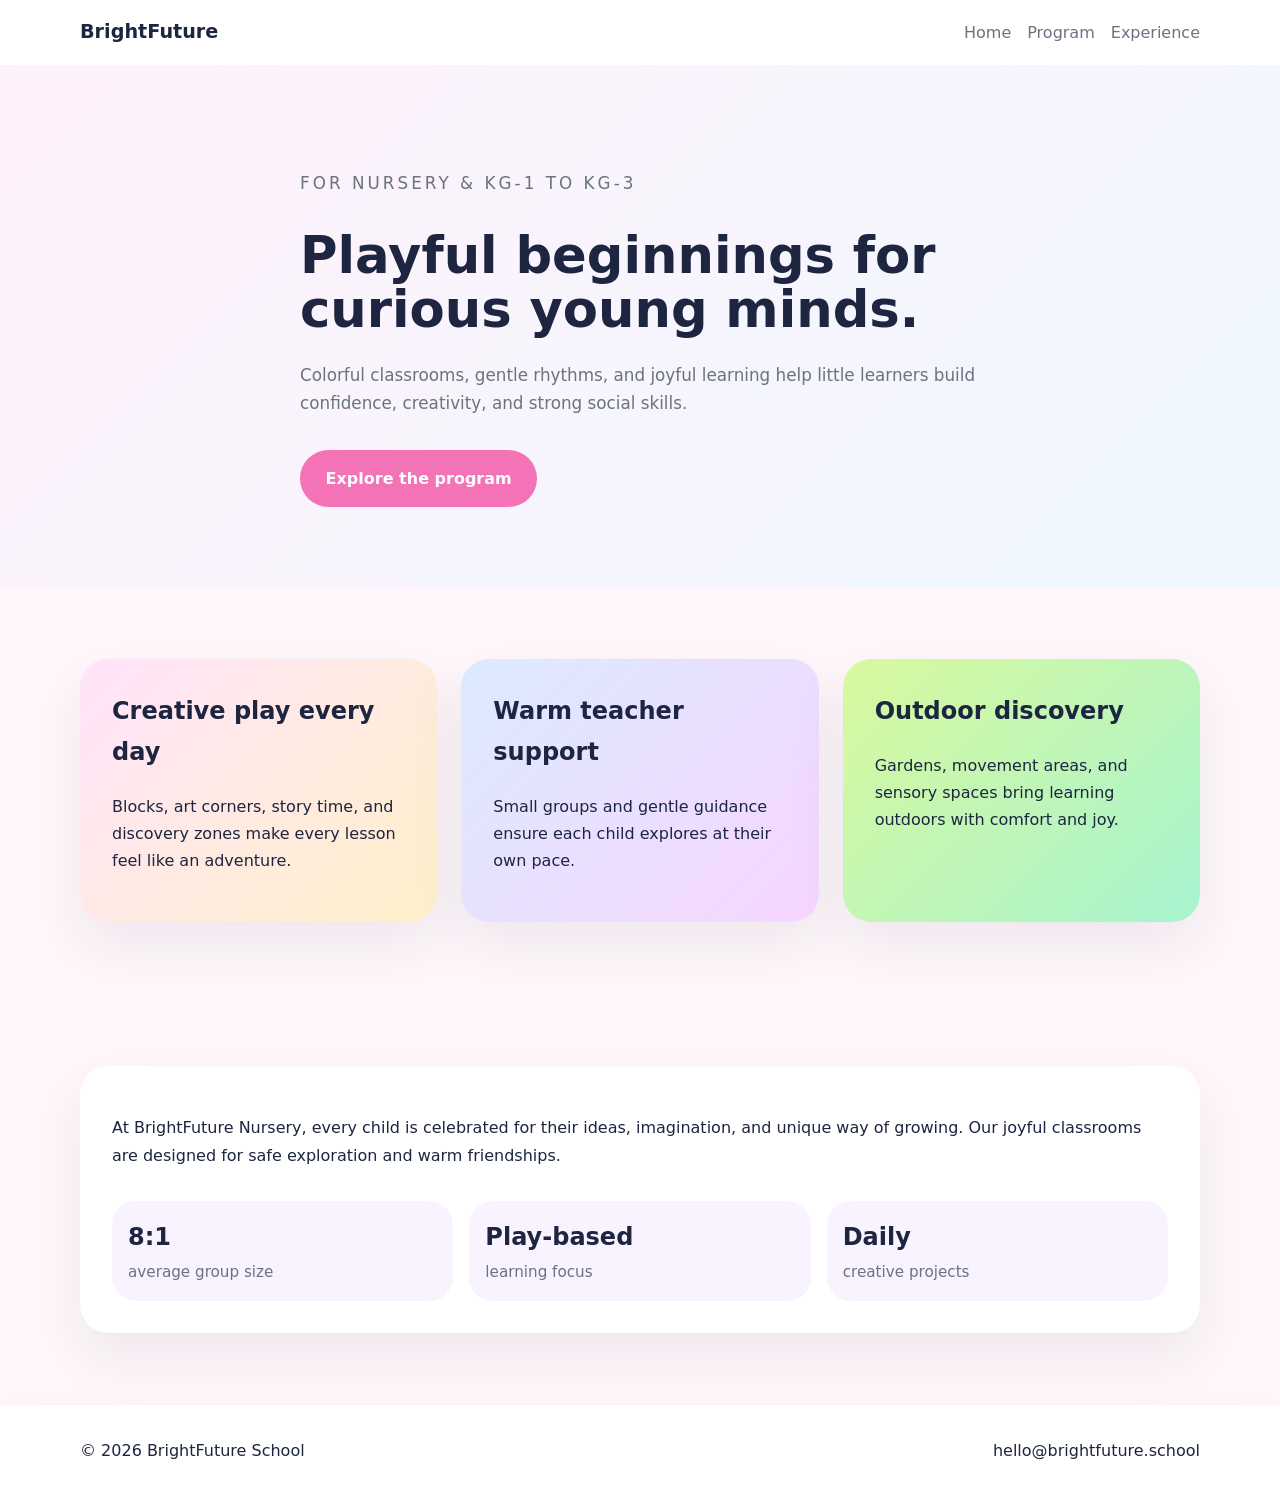
<file: demos/school-landing-page/nursery-kg.html>
<!DOCTYPE html>
<html lang="en">
<head>
  <meta charset="UTF-8" />
  <meta name="viewport" content="width=device-width, initial-scale=1.0" />
  <title>Nursery & KG | BrightFuture School</title>
  <link rel="stylesheet" href="nursery-kg.css" />
</head>
<body>
  <header class="page-header">
    <div class="container header-inner">
      <a href="index.html" class="brand">BrightFuture</a>
      <nav class="page-nav">
        <a href="index.html">Home</a>
        <a href="#program">Program</a>
        <a href="#experience">Experience</a>
      </nav>
    </div>
  </header>

  <main>
    <section class="hero-section">
      <div class="container hero-content">
        <p class="eyebrow">For nursery & KG-1 to KG-3</p>
        <h1>Playful beginnings for curious young minds.</h1>
        <p>Colorful classrooms, gentle rhythms, and joyful learning help little learners build confidence, creativity, and strong social skills.</p>
        <a href="#program" class="btn btn-primary">Explore the program</a>
      </div>
    </section>

    <section class="section program-section" id="program">
      <div class="container cards-grid">
        <article class="feature-card bright">
          <h2>Creative play every day</h2>
          <p>Blocks, art corners, story time, and discovery zones make every lesson feel like an adventure.</p>
        </article>
        <article class="feature-card pastel">
          <h2>Warm teacher support</h2>
          <p>Small groups and gentle guidance ensure each child explores at their own pace.</p>
        </article>
        <article class="feature-card fresh">
          <h2>Outdoor discovery</h2>
          <p>Gardens, movement areas, and sensory spaces bring learning outdoors with comfort and joy.</p>
        </article>
      </div>
    </section>

    <section class="section story-section" id="experience">
      <div class="container">
        <div class="story-card">
          <p>At BrightFuture Nursery, every child is celebrated for their ideas, imagination, and unique way of growing. Our joyful classrooms are designed for safe exploration and warm friendships.</p>
          <div class="stats-row">
            <div>
              <strong>8:1</strong>
              <span>average group size</span>
            </div>
            <div>
              <strong>Play-based</strong>
              <span>learning focus</span>
            </div>
            <div>
              <strong>Daily</strong>
              <span>creative projects</span>
            </div>
          </div>
        </div>
      </div>
    </section>
  </main>

  <footer class="page-footer">
    <div class="container footer-inner">
      <p>&copy; 2026 BrightFuture School</p>
      <p>hello@brightfuture.school</p>
    </div>
  </footer>
</body>
</html>
</file>
<file: demos/school-landing-page/styles.css>
:root {
  color-scheme: light;
  --bg: #f7f9ff;
  --surface: #ffffff;
  --surface-soft: #f3f6ff;
  --text: #0f172a;
  --muted: #556987;
  --accent: #5c7cfa;
  --accent-soft: #d8e0ff;
  --accent-alt: #22c55e;
  --shadow: 0 24px 60px rgba(15, 23, 42, 0.08);
}

* {
  box-sizing: border-box;
}

html {
  scroll-behavior: smooth;
}

body {
  margin: 0;
  font-family: Inter, system-ui, -apple-system, BlinkMacSystemFont, "Segoe UI", sans-serif;
  background: var(--bg);
  color: var(--text);
  line-height: 1.7;
}

img {
  max-width: 100%;
  display: block;
}

.container {
  width: min(1120px, calc(100% - 2rem));
  margin: 0 auto;
}

.site-header {
  position: sticky;
  top: 0;
  z-index: 10;
  background: rgba(255, 255, 255, 0.95);
  backdrop-filter: blur(14px);
  border-bottom: 1px solid rgba(15, 23, 42, 0.06);
}

.header-inner {
  display: flex;
  align-items: center;
  justify-content: space-between;
  gap: 1rem;
  padding: 1rem 0;
}

.brand {
  color: var(--text);
  text-decoration: none;
  font-weight: 700;
  letter-spacing: -0.03em;
  font-size: 1.2rem;
}

.navbar {
  display: flex;
  align-items: center;
  gap: 1.5rem;
}

.navbar a {
  color: var(--muted);
  text-decoration: none;
  font-weight: 500;
}

.navbar a:hover {
  color: var(--text);
}

.nav-toggle {
  display: none;
  width: 1.7rem;
  height: 2rem;
  border: none;
  background: transparent;
  cursor: pointer;
  padding: 0;
}

.nav-toggle span {
  display: block;
  width: 100%;
  height: 2px;
  background: var(--text);
  border-radius: 999px;
}

.banner {
  position: relative;
  min-height: 88vh;
  display: grid;
  place-items: center;
  overflow: hidden;
  color: white;
}

.banner-overlay {
  position: absolute;
  inset: 0;
  background: linear-gradient(180deg, rgba(15, 23, 42, 0.34), rgba(15, 23, 42, 0.72));
  z-index: 1;
}

.banner-content {
  position: relative;
  z-index: 2;
  max-width: 620px;
  padding: 5rem 0;
}

.eyebrow {
  text-transform: uppercase;
  letter-spacing: 0.18em;
  font-size: 0.78rem;
  margin-bottom: 1rem;
}

.banner h1,
.section-title h2,
.about-section h2,
.mission-card h2,
.choose-section h2 {
  margin: 0;
  font-size: clamp(2.4rem, 4vw, 4rem);
  line-height: 1.03;
}

.banner-copy {
  margin: 1.5rem 0 2rem;
  color: rgba(255, 255, 255, 0.88);
  font-size: 1.05rem;
  max-width: 36rem;
}

.banner-actions {
  display: flex;
  flex-wrap: wrap;
  gap: 1rem;
}

.btn {
  display: inline-flex;
  align-items: center;
  justify-content: center;
  border: none;
  border-radius: 999px;
  padding: 0.95rem 1.6rem;
  font-weight: 600;
  text-decoration: none;
  transition: transform 0.2s ease, box-shadow 0.2s ease;
}

.btn:hover {
  transform: translateY(-1px);
}

.btn-primary {
  background: var(--accent);
  color: white;
  box-shadow: 0 18px 40px rgba(92, 124, 250, 0.2);
}

.btn-secondary {
  background: rgba(255, 255, 255, 0.16);
  color: white;
}

.banner-carousel {
  position: absolute;
  inset: 0;
  display: grid;
  place-items: center;
  overflow: hidden;
}

.slide {
  position: absolute;
  inset: 0;
  background-size: cover;
  background-position: center;
  opacity: 0;
  transform: scale(1.04);
  transition: opacity 0.9s ease, transform 0.9s ease;
}

.slide.active {
  opacity: 1;
  transform: scale(1);
}

.section {
  padding: 5rem 0;
}

.split-grid {
  display: grid;
  grid-template-columns: 1.3fr 1fr;
  gap: 2.5rem;
  align-items: center;
}

.about-section {
  background: linear-gradient(180deg, #f5f8ff 0%, #ffffff 85%);
}

.overview-section {
  background: #fbfcff;
}

.overview-grid {
  display: grid;
  grid-template-columns: repeat(3, minmax(0, 1fr));
  gap: 1.5rem;
  margin-top: 2rem;
}

.overview-card {
  border-radius: 28px;
  padding: 2rem;
  min-height: 280px;
  display: flex;
  flex-direction: column;
  justify-content: space-between;
  box-shadow: 0 24px 60px rgba(92, 124, 250, 0.08);
  border: 1px solid rgba(92, 124, 250, 0.12);
}

.card-kids {
  background: linear-gradient(135deg, #ffd8e8 0%, #fff5d8 100%);
}

.card-primary {
  background: linear-gradient(135deg, #d8e0ff 0%, #f8fbff 100%);
}

.card-secondary {
  background: linear-gradient(135deg, #e8fdf5 0%, #e4f2ff 100%);
}

.overview-card h3 {
  margin: 0 0 1rem;
}

.overview-card p {
  margin: 0 0 1.5rem;
  color: var(--muted);
  line-height: 1.8;
}

.overview-card .btn {
  width: fit-content;
}

.mission-section {
  background: #f3f7ff;
}

.testimonials-section {
  background: #f7f9ff;
}

.location-section {
  background: linear-gradient(180deg, #f7fbff 0%, #ffffff 100%);
}

.location-grid {
  display: grid;
  grid-template-columns: 1.2fr 0.8fr;
  gap: 2rem;
  align-items: center;
}

.location-copy h2 {
  margin: 0;
  font-size: clamp(2.6rem, 4vw, 3.8rem);
  line-height: 1.02;
}

.location-text {
  margin-top: 1rem;
  max-width: 36rem;
  color: var(--muted);
  font-size: 1.05rem;
}

.map-card {
  background: var(--surface);
  border-radius: 28px;
  overflow: hidden;
  box-shadow: var(--shadow);
  border: 1px solid rgba(92, 124, 250, 0.12);
}

.map-frame {
  position: relative;
  width: 100%;
  padding-top: 56.25%;
}

.map-frame iframe {
  position: absolute;
  inset: 0;
  width: 100%;
  height: 100%;
  border: 0;
}

.reverse-grid {
  direction: rtl;
}

.reverse-grid > * {
  direction: ltr;
}

.info-card,
.feature-card,
.mission-card {
  background: var(--surface);
  border-radius: 28px;
  padding: 2rem;
  box-shadow: var(--shadow);
}

.item-icon {
  display: inline-flex;
  align-items: center;
  justify-content: center;
  width: 1.6rem;
  height: 1.6rem;
  margin-right: 0.75rem;
  border-radius: 999px;
  font-size: 0.85rem;
  color: white;
  background: var(--accent);
  flex-shrink: 0;
}

.info-card ul li,
.choose-section li {
  display: flex;
  align-items: flex-start;
}

.testimonials-grid {
  display: grid;
  grid-template-columns: repeat(3, minmax(0, 1fr));
  gap: 1.5rem;
}

.testimonial-card {
  background: rgba(255, 255, 255, 0.92);
  border: 1px solid rgba(92, 124, 250, 0.14);
  border-radius: 28px;
  padding: 2rem;
  box-shadow: 0 24px 60px rgba(92, 124, 250, 0.1);
}

.testimonial-card p {
  margin: 0 0 1.35rem;
  color: var(--text);
}

.testimonial-card span {
  display: block;
  color: var(--muted);
  font-size: 0.95rem;
  font-weight: 600;
}

.info-card h3,
.feature-card h3 {
  margin-top: 0;
  font-size: 1.35rem;
}

.info-card ul,
.choose-section ul {
  padding-left: 1.2rem;
  margin: 1rem 0 0;
}

.info-card li,
.choose-section li {
  margin-bottom: 0.85rem;
  color: var(--muted);
}

.mission-grid {
  display: grid;
  grid-template-columns: 1.4fr 1fr;
  gap: 2rem;
}

.mission-card {
  background: linear-gradient(135deg, rgba(92, 124, 250, 0.14), rgba(34, 197, 94, 0.12));
}

.mission-stats {
  display: grid;
  gap: 1rem;
}

.stat-item {
  background: var(--surface);
  border-radius: 22px;
  padding: 1.4rem 1.6rem;
  box-shadow: var(--shadow);
}

.stat-item span {
  display: block;
  font-size: 2rem;
  font-weight: 700;
  color: var(--accent);
}

.section-title {
  display: flex;
  flex-direction: column;
  gap: 1rem;
  margin-bottom: 2rem;
}

.team-grid {
  display: grid;
  grid-template-columns: repeat(3, minmax(0, 1fr));
  gap: 1.5rem;
}

.team-card {
  background: var(--surface);
  border-radius: 28px;
  padding: 2rem;
  box-shadow: var(--shadow);
  text-align: center;
}

.avatar {
  width: 4.5rem;
  height: 4.5rem;
  margin: 0 auto 1.3rem;
  border-radius: 1rem;
  background-size: cover;
  background-position: center;
}

.avatar-1 {
  background-image: url('https://images.unsplash.com/photo-1531482615713-2afd69097998?auto=format&fit=crop&w=600&q=80');
}

.avatar-2 {
  background-image: url('https://images.unsplash.com/photo-1500530855697-b586d89ba3ee?auto=format&fit=crop&w=600&q=80');
}

.avatar-3 {
  background-image: url('https://images.unsplash.com/photo-1519452575417-564b2d85c8d5?auto=format&fit=crop&w=600&q=80');
}

.feature-card {
  margin-bottom: 1.5rem;
}

.feature-emphasis {
  background: linear-gradient(135deg, rgba(92, 124, 250, 0.16), rgba(255, 212, 128, 0.14));
}

.site-footer {
  background: var(--surface);
  padding: 1.8rem 0;
}

.footer-inner {
  display: flex;
  justify-content: space-between;
  gap: 1rem;
  flex-wrap: wrap;
  color: var(--muted);
  font-size: 0.95rem;
}

.footer-links {
  display: flex;
  flex-wrap: wrap;
  gap: 1rem;
  align-items: center;
}

.footer-links a {
  color: var(--accent);
  text-decoration: none;
  font-weight: 600;
}

.footer-links a:hover {
  text-decoration: underline;
}

@media (max-width: 900px) {
  .split-grid,
  .mission-grid,
  .team-grid,
  .overview-grid,
  .testimonials-grid,
  .location-grid {
    grid-template-columns: 1fr;
  }

  .banner {
    min-height: 78vh;
  }
}

@media (max-width: 720px) {
  .header-inner {
    flex-wrap: wrap;
    justify-content: space-between;
  }

  .navbar {
    position: absolute;
    top: 100%;
    left: 0;
    right: 0;
    flex-direction: column;
    align-items: stretch;
    background: rgba(255, 255, 255, 0.97);
    border-bottom: 1px solid rgba(15, 23, 42, 0.08);
    padding: 1rem 1rem 1.2rem;
    transform: scaleY(0);
    transform-origin: top;
    transition: transform 0.25s ease;
    overflow: hidden;
  }

  .navbar.open {
    transform: scaleY(1);
  }

  .nav-toggle {
    display: inline-flex;
    flex-direction: column;
    justify-content: space-evenly;
  }

  .navbar a {
    padding: 0.8rem 0;
    border-bottom: 1px solid rgba(15, 23, 42, 0.07);
  }

  .banner-content {
    padding: 3rem 0;
  }

  .overview-card,
  .testimonial-card,
  .feature-card,
  .info-card,
  .map-card {
    padding: 1.5rem;
  }

  .overview-grid,
  .testimonials-grid {
    gap: 1rem;
  }
}
</file>
<file: demos/coaching-landing-page/styles.css>
:root {
  color-scheme: light;
  font-family: 'Inter', sans-serif;
  font-size: 16px;
  line-height: 1.6;
  color: #1f2937;
  background: #f8fafc;
}

* {
  box-sizing: border-box;
}

body {
  margin: 0;
  min-height: 100vh;
  background: linear-gradient(180deg, #fcfcff 0%, #f8fafc 100%);
}

img {
  max-width: 100%;
  display: block;
}

a {
  color: inherit;
  text-decoration: none;
}

.container {
  width: min(1200px, calc(100% - 2rem));
  margin: 0 auto;
}

.site-header {
  position: sticky;
  top: 0;
  z-index: 20;
  background: rgba(255, 255, 255, 0.92);
  backdrop-filter: blur(12px);
  border-bottom: 1px solid rgba(15, 23, 42, 0.08);
}

.header-inner {
  display: flex;
  align-items: center;
  justify-content: space-between;
  gap: 1rem;
  padding: 1rem 0;
}

.brand {
  font-size: 1.25rem;
  font-weight: 800;
  letter-spacing: -0.04em;
}

.nav {
  display: flex;
  flex-wrap: wrap;
  gap: 1.25rem;
  align-items: center;
}

.nav a {
  font-weight: 500;
  color: #334155;
}

.mobile-nav-toggle {
  display: none;
  border: none;
  background: transparent;
  cursor: pointer;
  padding: 0.35rem;
  width: 2.5rem;
  height: 2.5rem;
  align-items: center;
  justify-content: center;
  flex-direction: column;
}

.mobile-nav-toggle span {
  display: block;
  width: 100%;
  height: 0.18rem;
  border-radius: 999px;
  background: #0f172a;
  margin: 0.25rem 0;
}

.site-header {
  position: sticky;
  top: 0;
  z-index: 20;
  background: rgba(255, 255, 255, 0.92);
  backdrop-filter: blur(12px);
  border-bottom: 1px solid rgba(15, 23, 42, 0.08);
}

.site-header.nav-open .nav {
  display: flex;
}

@media (max-width: 870px) {
  .header-inner {
    flex-wrap: wrap;
    justify-content: space-between;
  }

  .mobile-nav-toggle {
    display: inline-flex;
  }

  .nav {
    display: flex;
    width: 100%;
    flex-direction: column;
    gap: 0.75rem;
    margin-top: 1rem;
    padding: 0 1rem;
    border-radius: 1.25rem;
    background: rgba(255, 255, 255, 0.98);
    box-shadow: 0 24px 45px rgba(15, 23, 42, 0.08);
    border: 1px solid rgba(15, 23, 42, 0.08);
    max-height: 0;
    opacity: 0;
    overflow: hidden;
    transform: scaleY(0.97);
    transform-origin: top;
    transition: max-height 0.32s ease, opacity 0.32s ease, transform 0.32s ease;
  }

  .site-header.nav-open .nav {
    max-height: 1000px;
    opacity: 1;
    transform: scaleY(1);
  }

  .nav a {
    width: 100%;
    padding: 0.85rem 1rem;
    border-radius: 999px;
    background: #f8fafc;
  }

  .site-header .btn-primary {
    display: none;
    width: 100%;
    justify-content: center;
  }

  .site-header.nav-open .btn-primary {
    display: inline-flex;
  }
}

@media (max-width: 820px) {
  .cards-grid,
  .plan-grid,
  .testimonial-grid,
  .team-grid,
  .stats-grid,
  .why-grid,
  .info-grid,
  .contact-grid {
    grid-template-columns: repeat(auto-fit, minmax(240px, 1fr));
  }

  .hero-copy {
    padding: 2rem 1.25rem;
  }

  .hero {
    min-height: 100vh;
  }

  .testimonial-card,
  .teacher-card,
  .card,
  .stat-card,
  .plan-card {
    min-height: unset;
  }

  .hero-copy h1 {
    font-size: clamp(2.25rem, 7vw, 3rem);
  }
}

@media (max-width: 580px) {
  .header-inner {
    gap: 0.75rem;
  }

  .hero-copy {
    padding: 1.5rem 1rem;
  }

  .hero-actions,
  .footer-actions {
    flex-direction: column;
    align-items: stretch;
  }

  .btn {
    width: 100%;
  }
}

.hero {
  position: relative;
  min-height: 88vh;
  display: grid;
  place-items: center;
  overflow: hidden;
}

.hero-carousel {
  width: 100%;
  height: 100%;
  position: relative;
}

.carousel-slide {
  position: absolute;
  inset: 0;
  background-size: cover;
  background-position: center;
  opacity: 0;
  transition: opacity 0.8s ease;
  display: grid;
  place-items: center;
}

.carousel-slide.active {
  opacity: 1;
}

.hero-copy {
  max-width: 700px;
  padding: 3rem 2rem;
  border-radius: 2rem;
  background: rgba(15, 23, 42, 0.72);
  color: #f8fafc;
  box-shadow: 0 32px 80px rgba(15, 23, 42, 0.24);
}

.eyebrow {
  display: inline-flex;
  align-items: center;
  gap: 0.5rem;
  font-size: 0.85rem;
  text-transform: uppercase;
  letter-spacing: 0.18em;
  font-weight: 700;
  color: #7dd3fc;
}

.hero-copy h1 {
  margin: 1rem 0 1rem;
  font-size: clamp(2.5rem, 4vw, 4.25rem);
  line-height: 1.02;
}

.hero-copy p {
  margin: 0;
  color: #e2e8f0;
  font-size: 1rem;
}

.hero-actions {
  display: flex;
  flex-wrap: wrap;
  gap: 1rem;
  margin-top: 2rem;
}

.btn {
  display: inline-flex;
  align-items: center;
  justify-content: center;
  padding: 0.95rem 1.6rem;
  border-radius: 999px;
  font-weight: 700;
  border: none;
  transition: transform 0.2s ease, background-color 0.2s ease, color 0.2s ease;
}

.btn:hover {
  transform: translateY(-1px);
}

.btn-primary {
  background: #0f766e;
  color: #ffffff;
}

.btn-secondary {
  background: rgba(255, 255, 255, 0.16);
  color: #f8fafc;
  border: 1px solid rgba(255, 255, 255, 0.18);
}

.carousel-controls {
  position: absolute;
  width: 100%;
  bottom: 2rem;
  display: flex;
  justify-content: center;
  gap: 1rem;
}

.carousel-btn {
  width: 3rem;
  height: 3rem;
  border-radius: 999px;
  border: 1px solid rgba(255, 255, 255, 0.7);
  background: rgba(15, 23, 42, 0.45);
  color: white;
  font-size: 1.5rem;
  cursor: pointer;
}

.section {
  padding: 5rem 0;
}

.section-alt {
  background: #ffffff;
}

.section-header {
  text-align: center;
  max-width: 760px;
  margin: 0 auto 3rem;
}

.section-header h2 {
  margin: 1rem 0 1rem;
  font-size: clamp(2rem, 2.8vw, 3rem);
}

.section-header p {
  color: #475569;
}

.cards-grid,
.team-grid,
.why-grid {
  display: grid;
  gap: 1.75rem;
}

.cards-grid {
  grid-template-columns: repeat(3, minmax(0, 1fr));
}

.card {
  background: #ffffff;
  border-radius: 1.5rem;
  padding: 2rem;
  box-shadow: 0 22px 45px rgba(15, 23, 42, 0.08);
  border: 1px solid rgba(15, 23, 42, 0.06);
}

.card.highlighted {
  border-color: #0f766e;
  box-shadow: 0 32px 70px rgba(15, 23, 42, 0.14);
}

.card-top {
  display: inline-block;
  margin-bottom: 1rem;
  padding: 0.5rem 0.9rem;
  border-radius: 999px;
  background: #ecfeff;
  color: #0f766e;
  font-weight: 700;
  font-size: 0.9rem;
}

.card h3 {
  margin: 0 0 1rem;
  font-size: 1.4rem;
}

.card p {
  margin: 0 0 1.25rem;
  color: #475569;
}

.card ul {
  list-style: none;
  padding: 0;
  margin: 0;
  display: grid;
  gap: 0.8rem;
}

.card li::before {
  content: '✓';
  margin-right: 0.75rem;
  color: #0f766e;
}

.team-grid {
  grid-template-columns: repeat(4, minmax(0, 1fr));
}

.teacher-card {
  background: #ffffff;
  border-radius: 1.5rem;
  overflow: hidden;
  box-shadow: 0 22px 40px rgba(15, 23, 42, 0.1);
  text-align: center;
}

.teacher-card img {
  width: 100%;
  height: 260px;
  object-fit: cover;
}

.teacher-card h3 {
  margin: 1.25rem 1rem 0.5rem;
}

.teacher-card p {
  margin: 0 1.25rem 1.5rem;
  color: #475569;
}

.why-grid {
  grid-template-columns: 1.1fr 0.9fr;
  align-items: start;
}

.why-copy h2 {
  margin-top: 1rem;
  font-size: clamp(2rem, 3vw, 2.8rem);
}

.why-copy p {
  color: #475569;
  max-width: 620px;
}

.why-list {
  margin: 2rem 0 0;
  padding: 0;
  list-style: none;
  display: grid;
  gap: 1rem;
}

.why-list li {
  background: #f8fafc;
  border-radius: 1rem;
  padding: 1rem 1.2rem;
  color: #1f2937;
  box-shadow: 0 12px 30px rgba(15, 23, 42, 0.06);
}

.why-cards {
  display: grid;
  gap: 1rem;
}

.feature-card {
  background: #0f766e;
  color: white;
  border-radius: 1.5rem;
  padding: 1.75rem;
  box-shadow: 0 24px 45px rgba(15, 23, 42, 0.18);
}

.feature-card h3 {
  margin: 0 0 0.75rem;
}

.feature-card p {
  margin: 0;
  color: #d1fae5;
}

.stats-grid,
.plan-grid,
.testimonial-grid {
  display: grid;
  gap: 1.5rem;
}

.stats-grid {
  grid-template-columns: repeat(4, minmax(0, 1fr));
  margin-top: 2rem;
}

.stat-card {
  background: #ffffff;
  border-radius: 1.5rem;
  padding: 2rem;
  text-align: center;
  box-shadow: 0 18px 40px rgba(15, 23, 42, 0.08);
  border: 1px solid rgba(15, 23, 42, 0.06);
}

.stat-card span {
  display: block;
  font-size: 3rem;
  font-weight: 800;
  color: #0f766e;
}

.stat-card p {
  margin: 1rem 0 0;
  color: #475569;
  font-weight: 600;
}

.plan-grid {
  grid-template-columns: repeat(3, minmax(0, 1fr));
  margin-top: 2rem;
}

.plan-card {
  display: flex;
  flex-direction: column;
  justify-content: space-between;
}

.plan-price {
  margin-top: 1.75rem;
  font-size: 1.25rem;
  font-weight: 800;
  color: #0f766e;
}

.testimonial-grid {
  grid-template-columns: repeat(3, minmax(0, 1fr));
  margin-top: 2rem;
}

.testimonial-card {
  background: #ffffff;
  border-radius: 1.75rem;
  padding: 2rem;
  box-shadow: 0 22px 45px rgba(15, 23, 42, 0.08);
  min-height: 260px;
  display: flex;
  flex-direction: column;
  justify-content: space-between;
}

.testimonial-card p {
  margin: 0 0 1.5rem;
  color: #334155;
  line-height: 1.75;
}

.testimonial-meta {
  display: flex;
  flex-direction: column;
  gap: 0.2rem;
  color: #475569;
}

.testimonial-meta strong {
  color: #0f172a;
}

.admissions-hero {
  padding: 5rem 0 2rem;
  background: linear-gradient(180deg, #0f766e 0%, #0f172a 100%);
  color: white;
}

.admissions-hero .section-header h1,
.admissions-hero .section-header p {
  color: #f8fafc;
}

.info-grid,
.contact-grid {
  display: grid;
  gap: 1.5rem;
}

.info-grid {
  grid-template-columns: repeat(3, minmax(0, 1fr));
}

.contact-grid {
  grid-template-columns: 1fr 1fr;
}

.contact-card,
.batch-card,
.location-card {
  background: #ffffff;
  border-radius: 1.5rem;
  padding: 2rem;
  box-shadow: 0 20px 45px rgba(15, 23, 42, 0.08);
  border: 1px solid rgba(15, 23, 42, 0.06);
}

.location-card {
  display: grid;
  gap: 1rem;
}

.location-card h3,
.contact-card h3,
.batch-card h3 {
  margin-top: 0;
}

.map-container {
  border-radius: 1.5rem;
  overflow: hidden;
  box-shadow: 0 20px 45px rgba(15, 23, 42, 0.12);
}

.map-container iframe {
  width: 100%;
  height: 320px;
  border: 0;
}

.site-footer {
  background: #0f172a;
  color: #e2e8f0;
  padding: 3rem 0;
}

.footer-inner {
  display: flex;
  align-items: center;
  justify-content: space-between;
  gap: 1rem;
}

.footer-inner h3 {
  margin: 0 0 0.75rem;
}

.footer-actions {
  display: flex;
  flex-wrap: wrap;
  gap: 1rem;
}

.site-footer .btn-primary {
  background: #22c55e;
}

.site-footer .btn-secondary {
  background: rgba(255, 255, 255, 0.12);
  color: #ffffff;
  border-color: rgba(255, 255, 255, 0.24);
}

@media (max-width: 980px) {
  .cards-grid,
  .team-grid,
  .plan-grid,
  .testimonial-grid,
  .stats-grid,
  .info-grid,
  .contact-grid,
  .why-grid {
    grid-template-columns: 1fr;
  }

  .why-grid {
    gap: 2rem;
  }

  .footer-inner {
    flex-direction: column;
    align-items: flex-start;
  }
}

@media (max-width: 720px) {
  .header-inner {
    flex-wrap: wrap;
    justify-content: space-between;
    align-items: center;
  }

  .nav {
    justify-content: center;
  }

  .hero-copy {
    padding: 2rem 1.5rem;
  }

  .carousel-controls {
    bottom: 1rem;
  }

  .teacher-card img {
    height: 220px;
  }
}

@media (max-width: 520px) {
  .hero-copy h1 {
    font-size: 2rem;
  }

  .hero-actions {
    flex-direction: column;
  }

  .carousel-btn {
    width: 2.6rem;
    height: 2.6rem;
  }
}
</file>
<file: demos/school-landing-page/admission.css>
:root {
  color-scheme: light;
  --bg: #f6f9ff;
  --surface: #ffffff;
  --text: #102a43;
  --muted: #576374;
  --accent: #5c7cfa;
  --accent-soft: #e0e7ff;
  --shadow: 0 24px 60px rgba(16, 42, 67, 0.09);
}

* {
  box-sizing: border-box;
}

body {
  margin: 0;
  font-family: Inter, system-ui, -apple-system, BlinkMacSystemFont, "Segoe UI", sans-serif;
  background: var(--bg);
  color: var(--text);
  line-height: 1.7;
}

img {
  max-width: 100%;
}

.container {
  width: min(1120px, calc(100% - 2rem));
  margin: 0 auto;
}

.admission-header,
.admission-footer {
  background: var(--surface);
  box-shadow: 0 16px 40px rgba(16, 42, 67, 0.06);
}

.header-inner {
  display: flex;
  align-items: center;
  justify-content: space-between;
  gap: 1rem;
  padding: 1rem 0;
}

.brand {
  font-size: 1.2rem;
  font-weight: 700;
  color: var(--text);
  text-decoration: none;
}

.admission-nav {
  display: flex;
  align-items: center;
  gap: 1.5rem;
}

.admission-nav a {
  text-decoration: none;
  color: var(--muted);
  font-weight: 500;
}

.admission-nav a:hover {
  color: var(--text);
}

.admission-hero {
  padding: 5rem 0;
  background: linear-gradient(135deg, #eef4ff 0%, #f6fbf8 100%);
}

.hero-content {
  max-width: 760px;
}

.eyebrow {
  text-transform: uppercase;
  letter-spacing: 0.18em;
  font-size: 0.78rem;
  color: var(--accent);
  margin-bottom: 1rem;
}

.admission-hero h1 {
  font-size: clamp(2.5rem, 4vw, 3.8rem);
  margin: 0;
  line-height: 1.02;
}

.admission-hero p {
  margin: 1.5rem 0 2rem;
  color: var(--muted);
  max-width: 42rem;
}

.btn {
  display: inline-flex;
  align-items: center;
  justify-content: center;
  padding: 0.95rem 1.6rem;
  border-radius: 999px;
  font-weight: 600;
  text-decoration: none;
  transition: transform 0.2s ease, box-shadow 0.2s ease;
}

.btn:hover {
  transform: translateY(-1px);
}

.btn-primary {
  background: var(--accent);
  color: white;
  box-shadow: 0 18px 40px rgba(92, 124, 250, 0.18);
}

.section {
  padding: 4.5rem 0;
}

.split-grid {
  display: grid;
  grid-template-columns: 1.3fr 1fr;
  gap: 2rem;
  align-items: start;
}

.steps-card,
.info-card {
  background: var(--surface);
  border-radius: 28px;
  padding: 2rem;
  box-shadow: var(--shadow);
}

.step {
  display: grid;
  grid-template-columns: auto 1fr;
  gap: 1rem;
  align-items: flex-start;
  margin-bottom: 1.5rem;
}

.step:last-child {
  margin-bottom: 0;
}

.step span {
  width: 3rem;
  height: 3rem;
  border-radius: 50%;
  background: var(--accent);
  color: white;
  display: grid;
  place-items: center;
  font-weight: 700;
}

.step h3 {
  margin: 0 0 0.4rem;
}

.admission-grid {
  display: grid;
  grid-template-columns: 1fr 1fr;
  gap: 1.5rem;
}

.info-card h3 {
  margin-top: 0;
}

.info-card ul {
  padding-left: 1.2rem;
  margin: 1rem 0 0;
}

.info-card li {
  color: var(--muted);
  margin-bottom: 0.85rem;
}

.admission-footer .footer-inner {
  display: flex;
  justify-content: space-between;
  gap: 1rem;
  flex-wrap: wrap;
  padding: 1.5rem 0;
  color: var(--muted);
}

@media (max-width: 900px) {
  .split-grid,
  .admission-grid {
    grid-template-columns: 1fr;
  }
}

@media (max-width: 720px) {
  .header-inner {
    flex-wrap: wrap;
    justify-content: space-between;
  }

  .admission-nav {
    flex-wrap: wrap;
    gap: 1rem;
  }
}
</file>
<file: demos/school-landing-page/classes-1-8.css>
:root {
  color-scheme: light;
  --bg: #f5f7ff;
  --surface: #ffffff;
  --text: #111827;
  --muted: #4b5563;
  --accent: #3b82f6;
  --shadow: 0 24px 60px rgba(17, 24, 39, 0.08);
}

* {
  box-sizing: border-box;
}

body {
  margin: 0;
  background: var(--bg);
  color: var(--text);
  font-family: Inter, system-ui, sans-serif;
}

.container {
  width: min(1120px, calc(100% - 2rem));
  margin: 0 auto;
}

.page-header,
.page-footer {
  background: var(--surface);
  box-shadow: 0 16px 40px rgba(17, 24, 39, 0.06);
}

.header-inner,
.footer-inner {
  display: flex;
  align-items: center;
  justify-content: space-between;
  gap: 1rem;
  padding: 1rem 0;
}

.brand {
  font-size: 1.2rem;
  font-weight: 700;
  color: var(--text);
  text-decoration: none;
}

.page-nav {
  display: flex;
  gap: 1.25rem;
}

.page-nav a {
  color: var(--muted);
  text-decoration: none;
  font-weight: 500;
}

.page-nav a:hover {
  color: var(--text);
}

.hero-section {
  padding: 5rem 0;
  background: linear-gradient(135deg, #eff6ff 0%, #ffffff 100%);
}

.hero-content {
  max-width: 700px;
}

.eyebrow {
  text-transform: uppercase;
  letter-spacing: 0.18em;
  color: var(--accent);
  font-size: 0.78rem;
  margin-bottom: 1rem;
}

.hero-content h1 {
  margin: 0;
  font-size: clamp(2.5rem, 4vw, 3.8rem);
  line-height: 1.05;
}

.hero-content p {
  margin: 1.5rem 0 2rem;
  color: var(--muted);
  max-width: 34rem;
}

.btn {
  display: inline-flex;
  align-items: center;
  justify-content: center;
  padding: 0.95rem 1.6rem;
  border-radius: 999px;
  background: var(--accent);
  color: white;
  text-decoration: none;
  font-weight: 600;
}

.section {
  padding: 4.5rem 0;
}

.split-grid {
  display: grid;
  grid-template-columns: 1.4fr 1fr;
  gap: 2.5rem;
  align-items: start;
}

.info-card,
.feature-card {
  background: var(--surface);
  padding: 2rem;
  border-radius: 28px;
  box-shadow: var(--shadow);
}

.info-card h3,
.feature-card h3 {
  margin-top: 0;
}

.info-card ul {
  padding-left: 1.2rem;
  margin-top: 1rem;
}

.info-card li {
  margin-bottom: 0.85rem;
  color: var(--muted);
}

.cards-grid {
  display: grid;
  grid-template-columns: repeat(3, minmax(0, 1fr));
  gap: 1.5rem;
}

.feature-card {
  min-height: 250px;
}

.feature-card h3 {
  margin-bottom: 0.75rem;
}

.feature-card p {
  color: var(--muted);
}

@media (max-width: 900px) {
  .split-grid,
  .cards-grid {
    grid-template-columns: 1fr;
  }
}

@media (max-width: 720px) {
  .header-inner,
  .footer-inner {
    flex-direction: column;
    align-items: flex-start;
  }
}
</file>
<file: demos/school-landing-page/classes-9-12.css>
:root {
  color-scheme: light;
  --bg: #090b1b;
  --surface: rgba(12, 14, 34, 0.85);
  --text: #f8fafc;
  --muted: #cbd5e1;
  --accent: #38bdf8;
  --accent2: #8b5cf6;
  --shadow: 0 32px 80px rgba(20, 28, 70, 0.35);
}

* {
  box-sizing: border-box;
}

body {
  margin: 0;
  background: radial-gradient(circle at top, #1e293b 0%, #090b1b 40%, #05070f 100%);
  color: var(--text);
  font-family: Inter, system-ui, sans-serif;
  min-height: 100vh;
}

.container {
  width: min(1120px, calc(100% - 2rem));
  margin: 0 auto;
}

.page-header,
.page-footer {
  background: rgba(15, 23, 42, 0.88);
  backdrop-filter: blur(10px);
}

.header-inner,
.footer-inner {
  display: flex;
  align-items: center;
  justify-content: space-between;
  gap: 1rem;
  padding: 1rem 0;
}

.brand {
  font-size: 1.2rem;
  font-weight: 700;
  color: var(--text);
  text-decoration: none;
}

.page-nav {
  display: flex;
  gap: 1rem;
}

.page-nav a {
  color: var(--muted);
  text-decoration: none;
  font-weight: 500;
}

.page-nav a:hover {
  color: var(--text);
}

.hero-section {
  padding: 5rem 0;
}

.hero-content {
  max-width: 680px;
}

.eyebrow {
  text-transform: uppercase;
  letter-spacing: 0.18em;
  color: var(--accent);
  font-size: 0.78rem;
  margin-bottom: 1rem;
}

.hero-content h1 {
  margin: 0;
  font-size: clamp(2.6rem, 4vw, 4.2rem);
  line-height: 1.02;
}

.hero-content p {
  margin: 1.5rem 0 2rem;
  color: var(--muted);
  max-width: 36rem;
}

.btn {
  display: inline-flex;
  align-items: center;
  justify-content: center;
  padding: 0.95rem 1.6rem;
  border-radius: 999px;
  background: linear-gradient(135deg, var(--accent), var(--accent2));
  color: white;
  text-decoration: none;
  font-weight: 600;
}

.section {
  padding: 4.5rem 0;
}

.split-grid {
  display: grid;
  grid-template-columns: 1.4fr 1fr;
  gap: 2.5rem;
  align-items: start;
}

.info-card,
.feature-card {
  background: rgba(15, 23, 42, 0.96);
  border: 1px solid rgba(56, 189, 248, 0.16);
  padding: 2rem;
  border-radius: 28px;
  box-shadow: var(--shadow);
}

.info-card h3,
.feature-card h3 {
  margin-top: 0;
}

.info-card p,
.feature-card p,
.info-card li {
  color: var(--muted);
}

.info-card ul {
  padding-left: 1.2rem;
  margin-top: 1rem;
}

.info-card li {
  margin-bottom: 0.85rem;
}

.highlight-grid {
  display: grid;
  grid-template-columns: repeat(2, minmax(0, 1fr));
  gap: 1.5rem;
}

.glow {
  background: linear-gradient(135deg, rgba(56, 189, 248, 0.14), rgba(59, 130, 246, 0.18));
}

.glow-alt {
  background: linear-gradient(135deg, rgba(139, 92, 246, 0.14), rgba(96, 165, 250, 0.18));
}

.feature-card h3 {
  margin-bottom: 1rem;
  color: white;
}

.feature-card p {
  margin: 0;
}

@media (max-width: 900px) {
  .split-grid,
  .highlight-grid {
    grid-template-columns: 1fr;
  }
}

@media (max-width: 720px) {
  .header-inner,
  .footer-inner {
    flex-direction: column;
    align-items: flex-start;
  }
}
</file>
<file: demos/school-landing-page/nursery-kg.css>
:root {
  color-scheme: light;
  --bg: #fff7fb;
  --surface: #ffffff;
  --text: #1d2541;
  --muted: #6b7280;
  --accent: #f472b6;
  --accent2: #60a5fa;
  --accent3: #fb923c;
  --shadow: 0 24px 60px rgba(29, 37, 65, 0.08);
}

* {
  box-sizing: border-box;
}

body {
  margin: 0;
  background: var(--bg);
  color: var(--text);
  font-family: Inter, system-ui, sans-serif;
  line-height: 1.7;
}

.container {
  width: min(1120px, calc(100% - 2rem));
  margin: 0 auto;
}

.page-header,
.page-footer {
  background: var(--surface);
  box-shadow: 0 16px 40px rgba(29, 37, 65, 0.08);
}

.header-inner,
.footer-inner {
  display: flex;
  align-items: center;
  justify-content: space-between;
  gap: 1rem;
  padding: 1rem 0;
}

.brand {
  font-weight: 700;
  font-size: 1.2rem;
  text-decoration: none;
  color: var(--text);
}

.page-nav {
  display: flex;
  gap: 1rem;
}

.page-nav a {
  text-decoration: none;
  color: var(--muted);
  font-weight: 500;
}

.page-nav a:hover {
  color: var(--text);
}

.hero-section {
  padding: 5rem 0;
  background: linear-gradient(135deg, #fff1fb 0%, #eff8ff 100%);
}

.hero-content {
  max-width: 680px;
}

.eyebrow {
  text-transform: uppercase;
  letter-spacing: 0.18em;
  font-size: 0.78rem;
  color: var(--accent);
  margin-bottom: 1rem;
}

.hero-content h1 {
  font-size: clamp(2.5rem, 4vw, 4rem);
  margin: 0;
  line-height: 1.05;
}

.hero-content p {
  margin: 1.5rem 0 2rem;
  color: var(--muted);
  font-size: 1.05rem;
}

.btn {
  display: inline-flex;
  align-items: center;
  justify-content: center;
  padding: 0.95rem 1.6rem;
  border-radius: 999px;
  background: var(--accent);
  color: white;
  text-decoration: none;
  font-weight: 600;
}

.section {
  padding: 4.5rem 0;
}

.cards-grid {
  display: grid;
  grid-template-columns: repeat(3, minmax(0, 1fr));
  gap: 1.5rem;
}

.feature-card {
  padding: 2rem;
  border-radius: 28px;
  box-shadow: var(--shadow);
  color: var(--text);
}

.feature-card h2 {
  margin-top: 0;
}

.bright {
  background: linear-gradient(135deg, #ffe4fb 0%, #fff0ca 100%);
}

.pastel {
  background: linear-gradient(135deg, #dbeafe 0%, #f7d6ff 100%);
}

.fresh {
  background: linear-gradient(135deg, #d9f99d 0%, #a7f3d0 100%);
}

.story-card {
  padding: 2rem;
  border-radius: 28px;
  background: white;
  box-shadow: var(--shadow);
}

.stats-row {
  display: grid;
  grid-template-columns: repeat(3, minmax(0, 1fr));
  gap: 1rem;
  margin-top: 2rem;
}

.stats-row div {
  background: #f8f3ff;
  border-radius: 24px;
  padding: 1rem;
}

.stats-row strong {
  display: block;
  font-size: 1.5rem;
  color: var(--text);
}

.stats-row span {
  color: var(--muted);
  font-size: 0.95rem;
}

@media (max-width: 900px) {
  .cards-grid,
  .stats-row {
    grid-template-columns: 1fr;
  }
}

@media (max-width: 720px) {
  .header-inner,
  .footer-inner {
    flex-direction: column;
    align-items: flex-start;
  }
}
</file>
